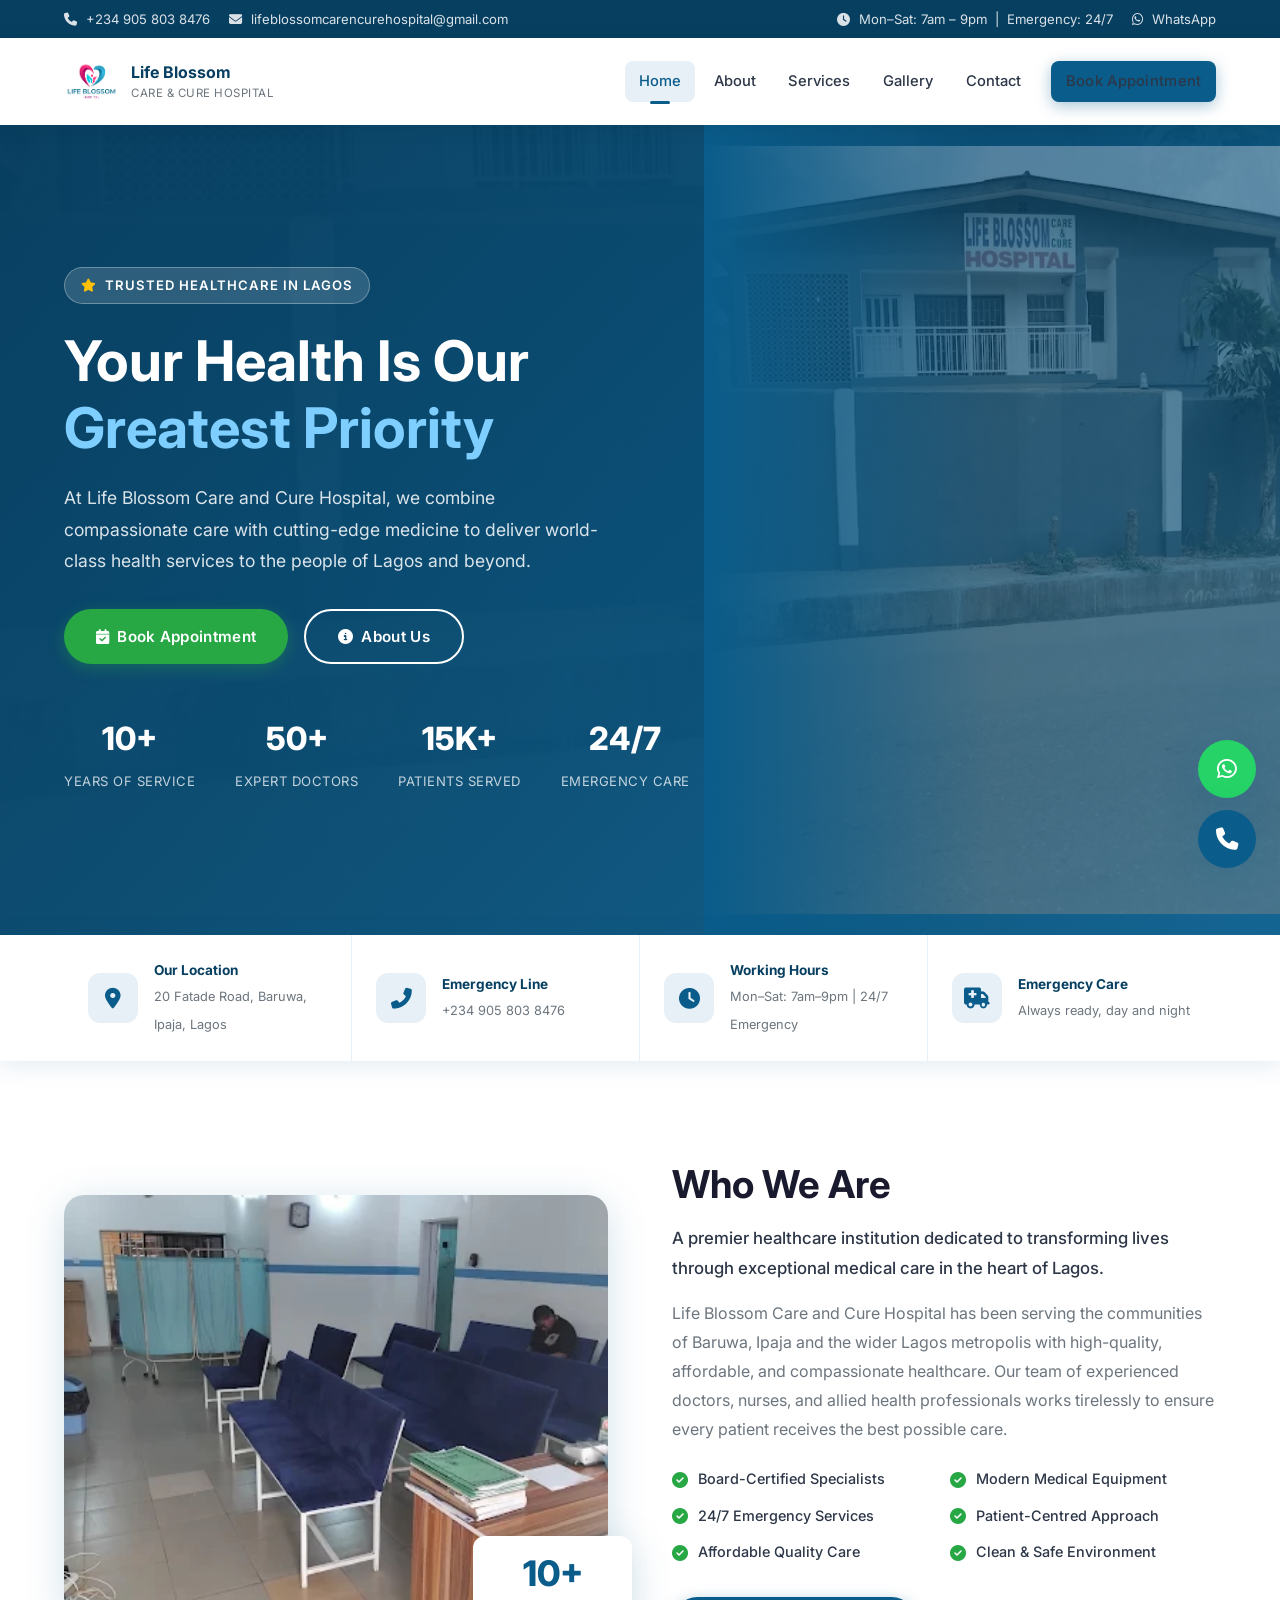
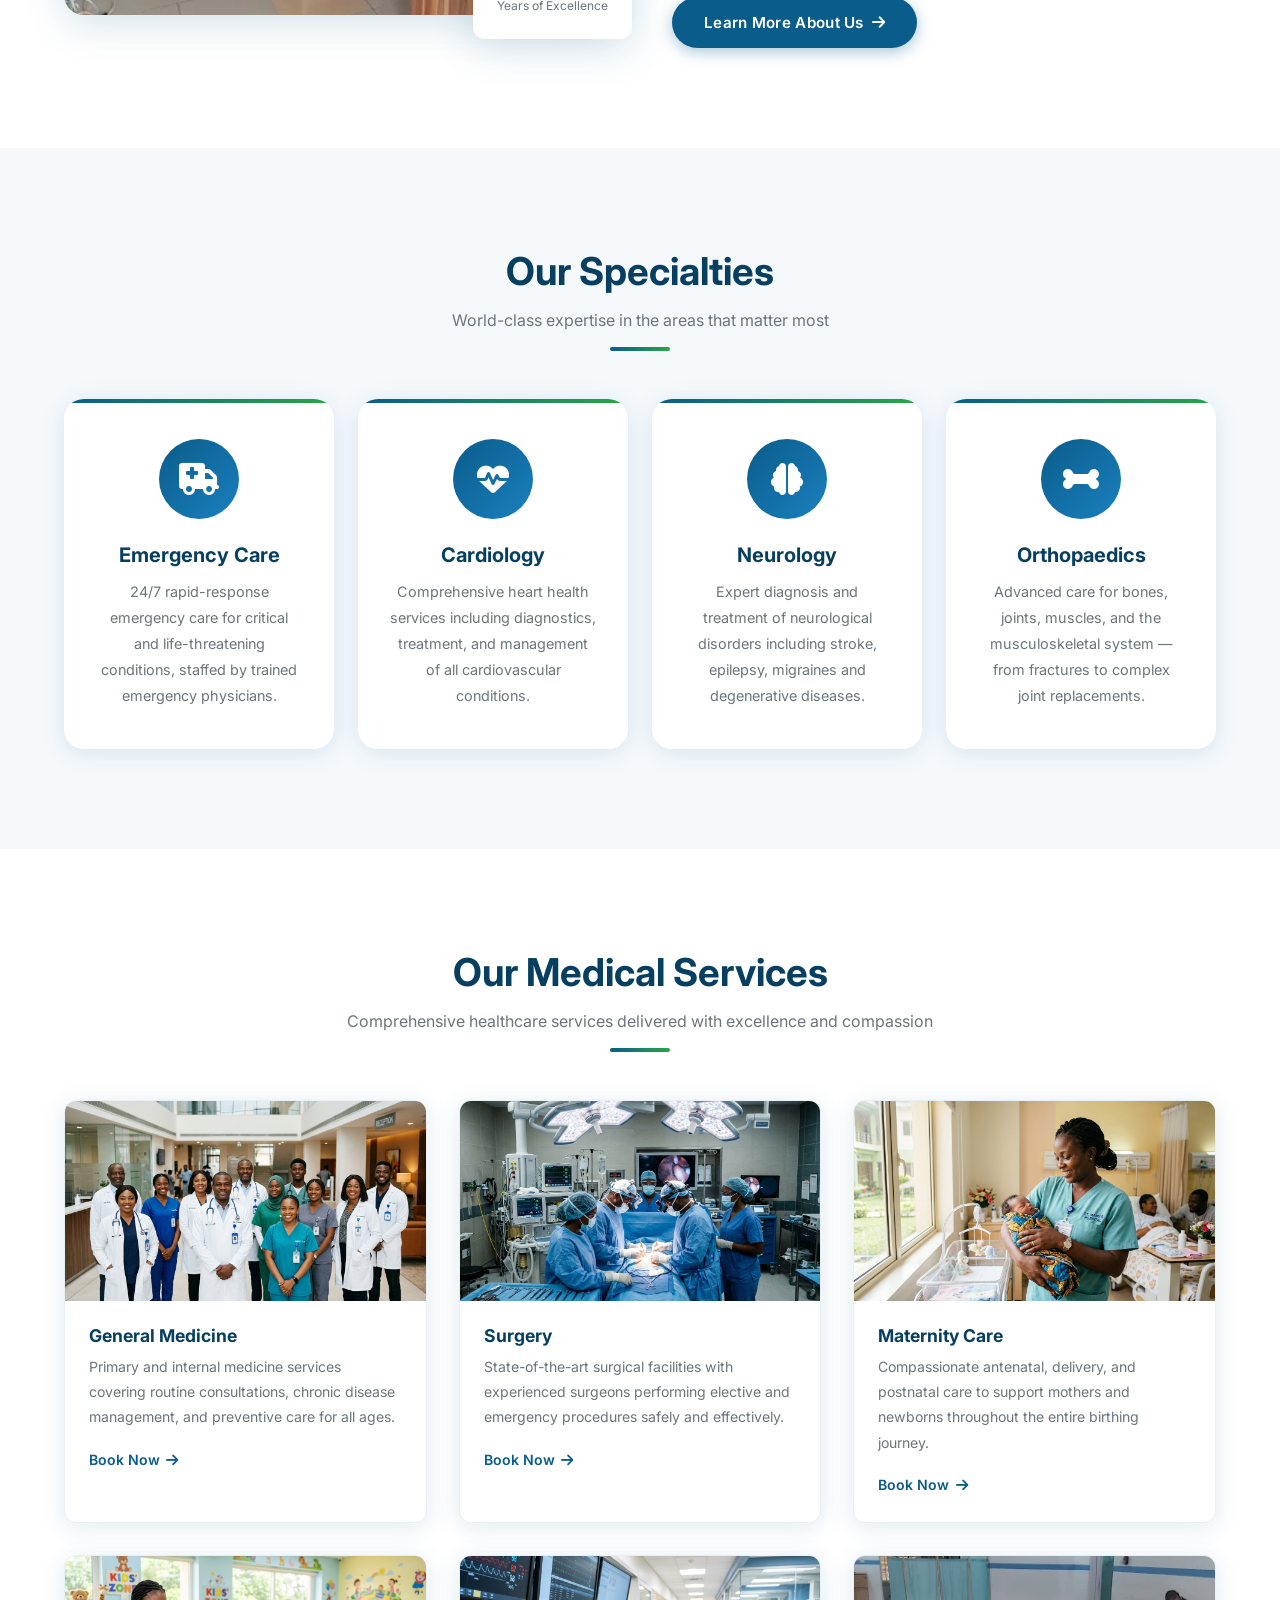
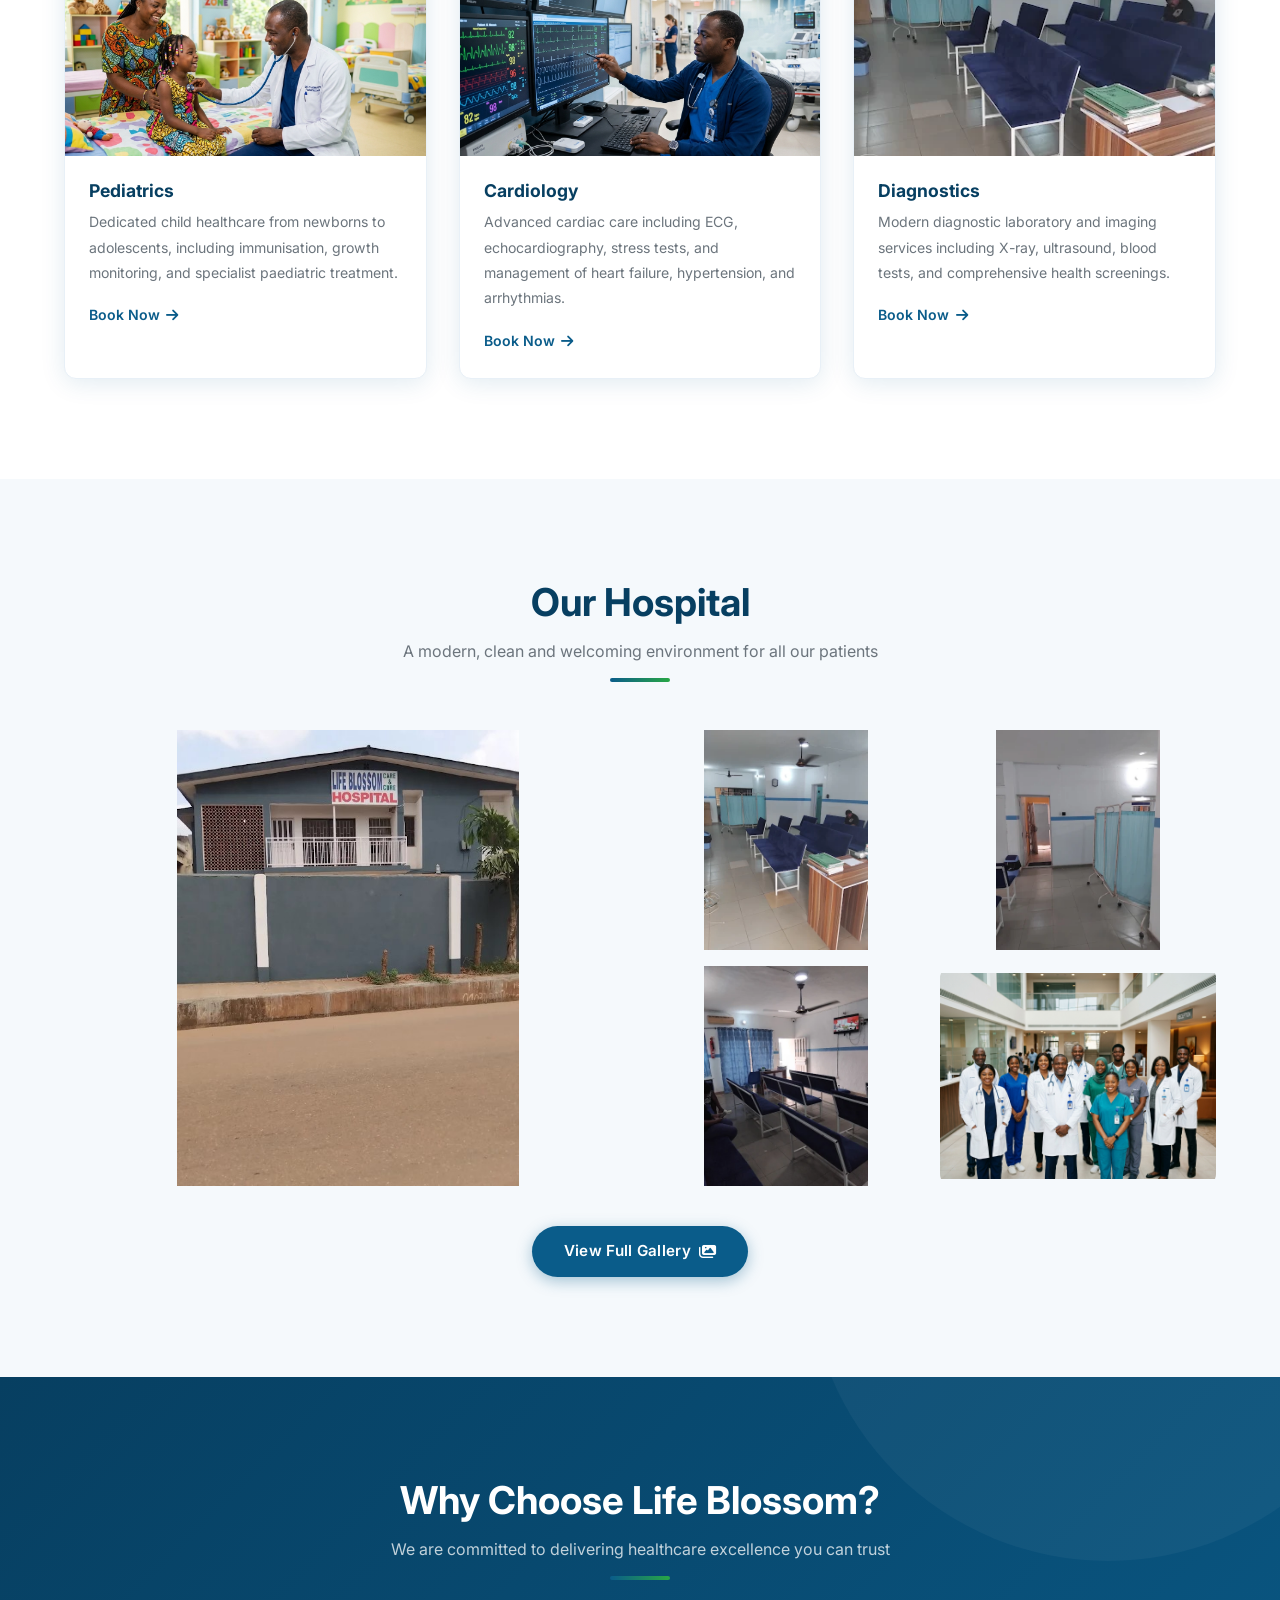
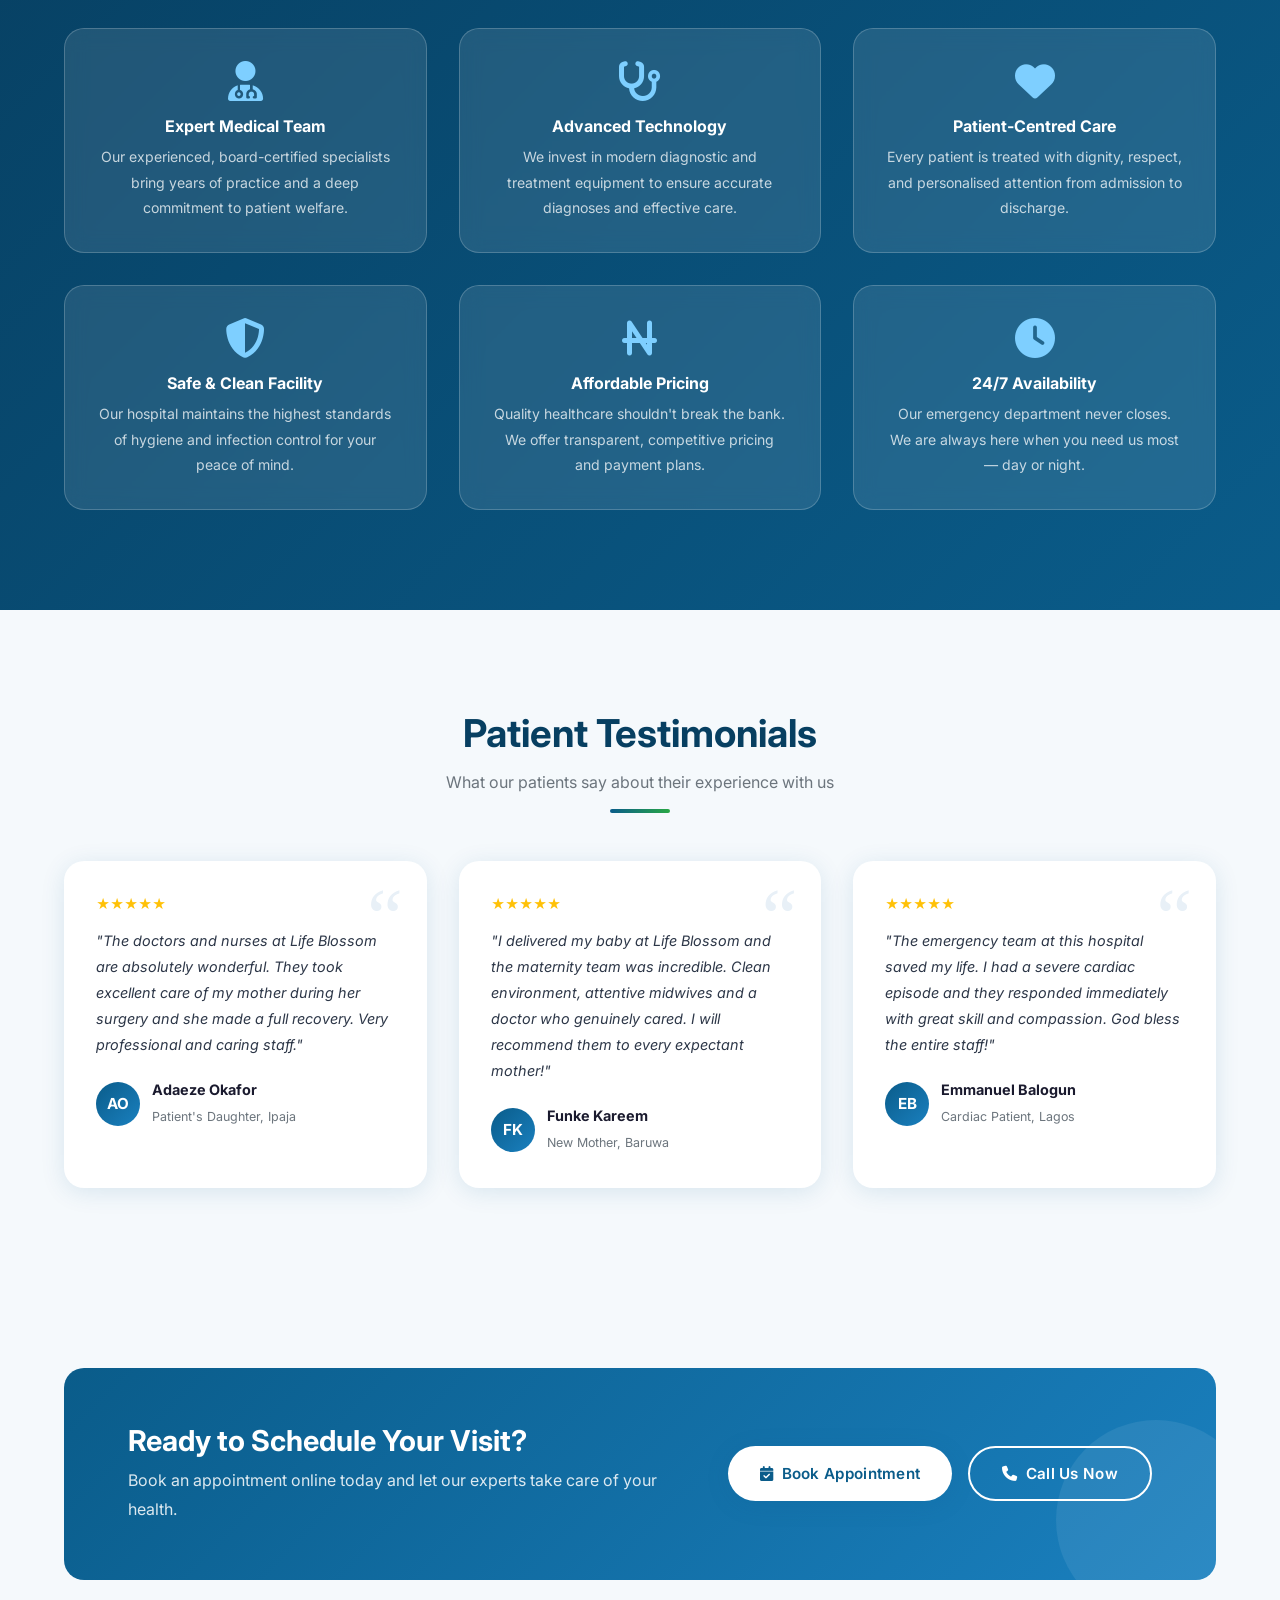
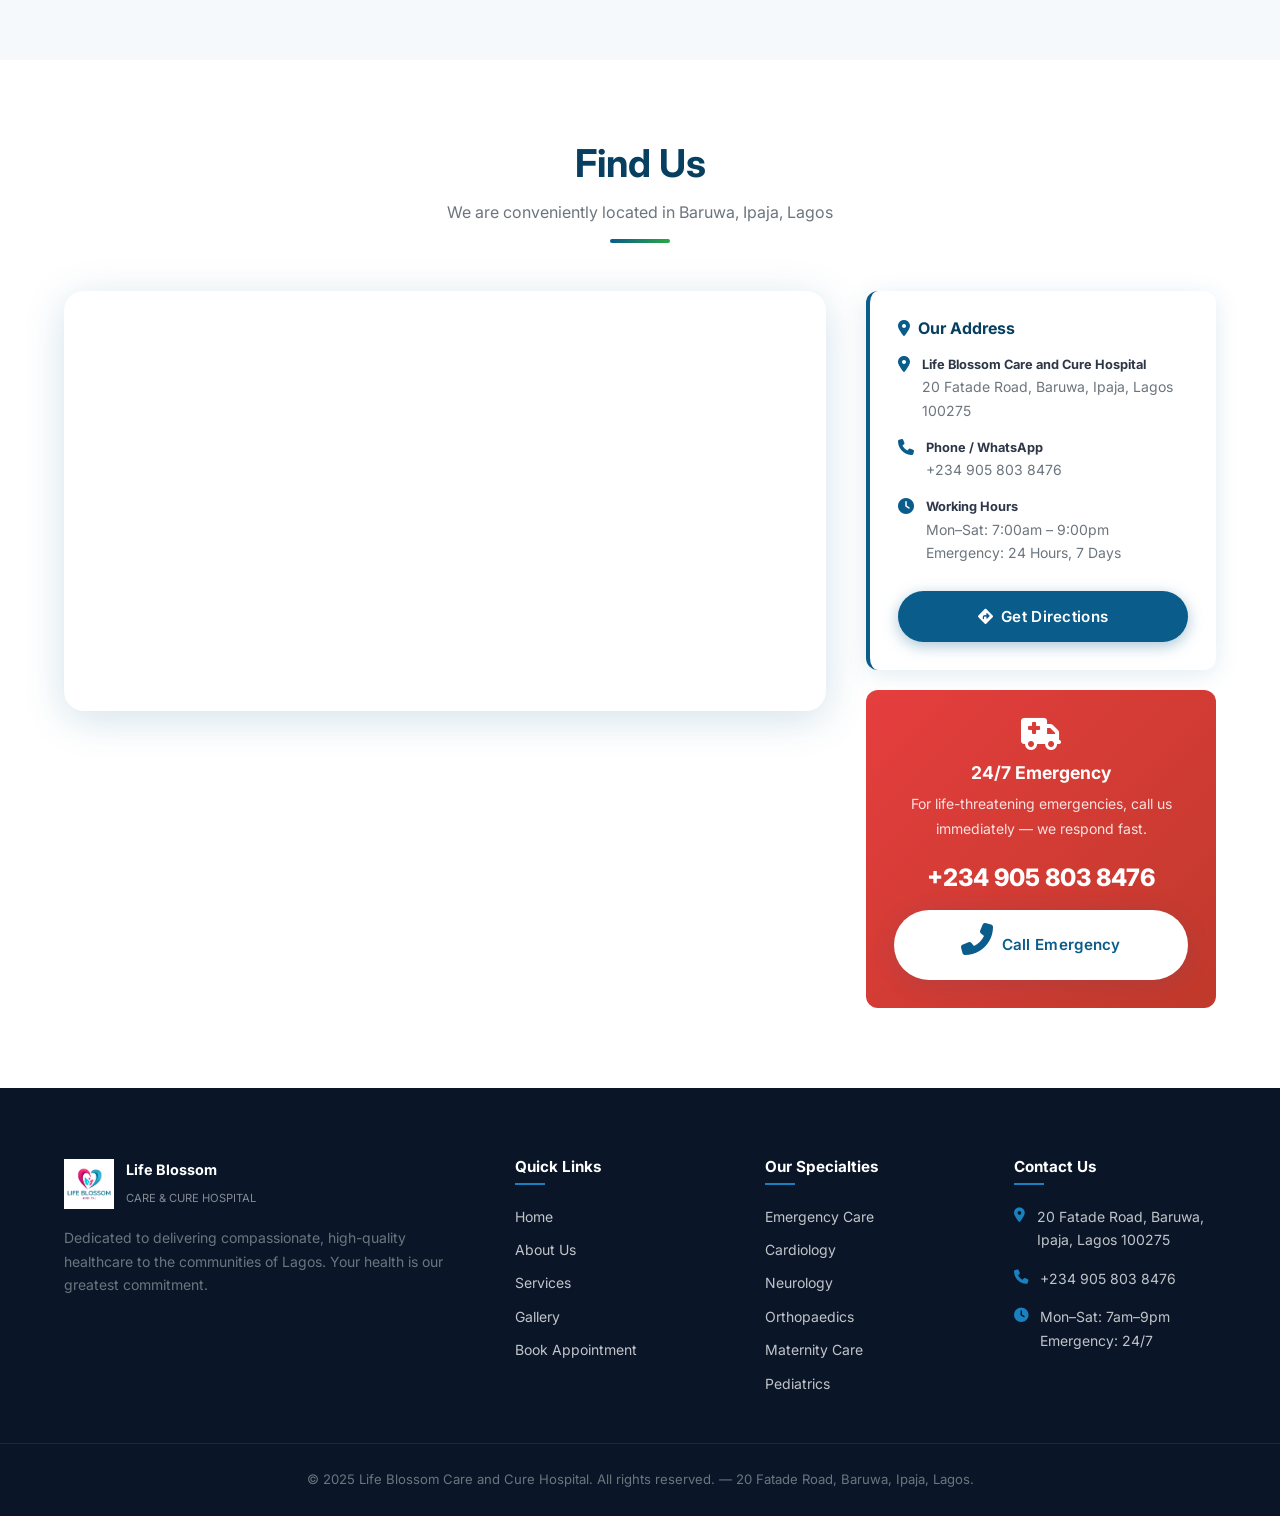
<file: index.html>
<!DOCTYPE html>
<html lang="en">
<head>
  <meta charset="UTF-8" />
  <meta name="viewport" content="width=device-width, initial-scale=1.0" />
  <title>Life Blossom Care and Cure Hospital | Lagos</title>
  <meta name="description" content="Life Blossom Care and Cure Hospital — Quality healthcare in Baruwa, Ipaja, Lagos. Emergency Care, Cardiology, Neurology, Orthopaedics and more." />
  <link rel="icon" type="image/png" href="images/logo.png" />
  <link rel="stylesheet" href="css/style.css" />
  <link rel="stylesheet" href="https://cdnjs.cloudflare.com/ajax/libs/font-awesome/6.5.0/css/all.min.css" />
  <link rel="preconnect" href="https://fonts.googleapis.com" />
  <link href="https://fonts.googleapis.com/css2?family=Inter:wght@400;500;600;700;800&display=swap" rel="stylesheet" />
</head>
<body>

  <!-- Top Bar -->
  <div class="top-bar">
    <div class="container">
      <div class="top-bar-left">
        <a href="tel:+2349058038476"><i class="fas fa-phone"></i> +234 905 803 8476</a>
        <a href="mailto:lifeblossomcarencurehospital@gmail.com"><i class="fas fa-envelope"></i> lifeblossomcarencurehospital@gmail.com</a>
      </div>
      <div class="top-bar-right">
        <span><i class="fas fa-clock"></i> Mon–Sat: 7am – 9pm &nbsp;|&nbsp; Emergency: 24/7</span>
        <a href="https://wa.me/2349058038476" target="_blank" rel="noopener"><i class="fab fa-whatsapp"></i> WhatsApp</a>
      </div>
    </div>
  </div>

  <!-- Header -->
  <header id="mainHeader">
    <div class="container">
      <nav>
        <a href="index.html" class="logo">
          <img src="images/logo.png" alt="Life Blossom Hospital Logo" />
          <div class="logo-text">
            <strong>Life Blossom</strong>
            <span>Care &amp; Cure Hospital</span>
          </div>
        </a>
        <div class="nav-links" id="navLinks">
          <a href="index.html" class="active">Home</a>
          <a href="about.html">About</a>
          <a href="index.html#services">Services</a>
          <a href="gallery.html">Gallery</a>
          <a href="index.html#contact">Contact</a>
          <a href="appointment.html" class="btn btn-primary nav-cta">Book Appointment</a>
        </div>
        <button class="hamburger" id="hamburger" aria-label="Toggle menu">
          <span></span><span></span><span></span>
        </button>
      </nav>
    </div>
  </header>

  <!-- Hero Section -->
  <section class="hero">
    <div class="hero-bg"></div>
    <div class="hero-overlay"></div>
    <div class="container" style="position:relative;z-index:2;width:100%;">
      <div class="hero-content fade-up">
        <div class="hero-badge">
          <i class="fas fa-star"></i> Trusted Healthcare in Lagos
        </div>
        <h1>Your Health Is Our<br/><span>Greatest Priority</span></h1>
        <p>At Life Blossom Care and Cure Hospital, we combine compassionate care with cutting-edge medicine to deliver world-class health services to the people of Lagos and beyond.</p>
        <div class="hero-btns">
          <a href="appointment.html" class="btn btn-accent">
            <i class="fas fa-calendar-check"></i> Book Appointment
          </a>
          <a href="about.html" class="btn btn-outline">
            <i class="fas fa-info-circle"></i> About Us
          </a>
        </div>
        <div class="hero-stats">
          <div class="stat-item">
            <strong>10+</strong>
            <span>Years of Service</span>
          </div>
          <div class="stat-item">
            <strong>50+</strong>
            <span>Expert Doctors</span>
          </div>
          <div class="stat-item">
            <strong>15K+</strong>
            <span>Patients Served</span>
          </div>
          <div class="stat-item">
            <strong>24/7</strong>
            <span>Emergency Care</span>
          </div>
        </div>
      </div>
    </div>
    <div class="hero-shape">
      <img src="images/front view.jpg" alt="Life Blossom Hospital Building" />
    </div>
  </section>

  <!-- Quick Info Bar -->
  <section class="quick-info">
    <div class="container">
      <div class="quick-item">
        <div class="quick-icon"><i class="fas fa-map-marker-alt"></i></div>
        <div class="quick-text">
          <strong>Our Location</strong>
          <span>20 Fatade Road, Baruwa, Ipaja, Lagos</span>
        </div>
      </div>
      <div class="quick-item">
        <div class="quick-icon"><i class="fas fa-phone-alt"></i></div>
        <div class="quick-text">
          <strong>Emergency Line</strong>
          <span>+234 905 803 8476</span>
        </div>
      </div>
      <div class="quick-item">
        <div class="quick-icon"><i class="fas fa-clock"></i></div>
        <div class="quick-text">
          <strong>Working Hours</strong>
          <span>Mon–Sat: 7am–9pm | 24/7 Emergency</span>
        </div>
      </div>
      <div class="quick-item">
        <div class="quick-icon"><i class="fas fa-ambulance"></i></div>
        <div class="quick-text">
          <strong>Emergency Care</strong>
          <span>Always ready, day and night</span>
        </div>
      </div>
    </div>
  </section>

  <!-- About Snippet -->
  <section class="about-home">
    <div class="container">
      <div class="about-img-stack animate-on-scroll">
        <div class="about-img-main">
          <img src="images/inside 1.webp" alt="Life Blossom Hospital Building" loading="lazy" />
        </div>
        <div class="about-img-badge">
          <strong>10+</strong>
          <span>Years of Excellence</span>
        </div>
      </div>
      <div class="about-content animate-on-scroll">
        <h2>Who We Are</h2>
        <p class="lead">A premier healthcare institution dedicated to transforming lives through exceptional medical care in the heart of Lagos.</p>
        <p>Life Blossom Care and Cure Hospital has been serving the communities of Baruwa, Ipaja and the wider Lagos metropolis with high-quality, affordable, and compassionate healthcare. Our team of experienced doctors, nurses, and allied health professionals works tirelessly to ensure every patient receives the best possible care.</p>
        <div class="about-features">
          <div class="feature-item"><i class="fas fa-check-circle"></i> Board-Certified Specialists</div>
          <div class="feature-item"><i class="fas fa-check-circle"></i> Modern Medical Equipment</div>
          <div class="feature-item"><i class="fas fa-check-circle"></i> 24/7 Emergency Services</div>
          <div class="feature-item"><i class="fas fa-check-circle"></i> Patient-Centred Approach</div>
          <div class="feature-item"><i class="fas fa-check-circle"></i> Affordable Quality Care</div>
          <div class="feature-item"><i class="fas fa-check-circle"></i> Clean &amp; Safe Environment</div>
        </div>
        <a href="about.html" class="btn btn-primary">Learn More About Us <i class="fas fa-arrow-right"></i></a>
      </div>
    </div>
  </section>

  <!-- Specialties -->
  <section class="specialties" id="specialties">
    <div class="container">
      <div class="section-title animate-on-scroll">
        <h2>Our Specialties</h2>
        <p>World-class expertise in the areas that matter most</p>
        <div class="underline"></div>
      </div>
      <div class="grid-4">
        <div class="specialty-card animate-on-scroll">
          <div class="specialty-icon"><i class="fas fa-ambulance"></i></div>
          <h3>Emergency Care</h3>
          <p>24/7 rapid-response emergency care for critical and life-threatening conditions, staffed by trained emergency physicians.</p>
        </div>
        <div class="specialty-card animate-on-scroll">
          <div class="specialty-icon"><i class="fas fa-heartbeat"></i></div>
          <h3>Cardiology</h3>
          <p>Comprehensive heart health services including diagnostics, treatment, and management of all cardiovascular conditions.</p>
        </div>
        <div class="specialty-card animate-on-scroll">
          <div class="specialty-icon"><i class="fas fa-brain"></i></div>
          <h3>Neurology</h3>
          <p>Expert diagnosis and treatment of neurological disorders including stroke, epilepsy, migraines and degenerative diseases.</p>
        </div>
        <div class="specialty-card animate-on-scroll">
          <div class="specialty-icon"><i class="fas fa-bone"></i></div>
          <h3>Orthopaedics</h3>
          <p>Advanced care for bones, joints, muscles, and the musculoskeletal system — from fractures to complex joint replacements.</p>
        </div>
      </div>
    </div>
  </section>

  <!-- Services -->
  <section class="services" id="services">
    <div class="container">
      <div class="section-title animate-on-scroll">
        <h2>Our Medical Services</h2>
        <p>Comprehensive healthcare services delivered with excellence and compassion</p>
        <div class="underline"></div>
      </div>
      <div class="services-grid">
        <div class="service-card animate-on-scroll">
          <div class="service-img">
            <img src="images/doctors-team.jpg" alt="General Medicine" loading="lazy" />
          </div>
          <div class="service-body">
            <h3>General Medicine</h3>
            <p>Primary and internal medicine services covering routine consultations, chronic disease management, and preventive care for all ages.</p>
            <a href="appointment.html" class="service-link">Book Now <i class="fas fa-arrow-right"></i></a>
          </div>
        </div>
        <div class="service-card animate-on-scroll">
          <div class="service-img">
            <img src="images/surgery.jpg" alt="Surgery" loading="lazy" />
          </div>
          <div class="service-body">
            <h3>Surgery</h3>
            <p>State-of-the-art surgical facilities with experienced surgeons performing elective and emergency procedures safely and effectively.</p>
            <a href="appointment.html" class="service-link">Book Now <i class="fas fa-arrow-right"></i></a>
          </div>
        </div>
        <div class="service-card animate-on-scroll">
          <div class="service-img">
            <img src="images/maternity.jpg" alt="Maternity Care" loading="lazy" />
          </div>
          <div class="service-body">
            <h3>Maternity Care</h3>
            <p>Compassionate antenatal, delivery, and postnatal care to support mothers and newborns throughout the entire birthing journey.</p>
            <a href="appointment.html" class="service-link">Book Now <i class="fas fa-arrow-right"></i></a>
          </div>
        </div>
        <div class="service-card animate-on-scroll">
          <div class="service-img">
            <img src="images/pediatrics.jpg" alt="Pediatrics" loading="lazy" />
          </div>
          <div class="service-body">
            <h3>Pediatrics</h3>
            <p>Dedicated child healthcare from newborns to adolescents, including immunisation, growth monitoring, and specialist paediatric treatment.</p>
            <a href="appointment.html" class="service-link">Book Now <i class="fas fa-arrow-right"></i></a>
          </div>
        </div>
        <div class="service-card animate-on-scroll">
          <div class="service-img">
            <img src="images/cardiology.jpg" alt="Cardiology" loading="lazy" />
          </div>
          <div class="service-body">
            <h3>Cardiology</h3>
            <p>Advanced cardiac care including ECG, echocardiography, stress tests, and management of heart failure, hypertension, and arrhythmias.</p>
            <a href="appointment.html" class="service-link">Book Now <i class="fas fa-arrow-right"></i></a>
          </div>
        </div>
        <div class="service-card animate-on-scroll">
          <div class="service-img">
            <img src="images/inside 1.webp" alt="Diagnostics" loading="lazy" />
          </div>
          <div class="service-body">
            <h3>Diagnostics</h3>
            <p>Modern diagnostic laboratory and imaging services including X-ray, ultrasound, blood tests, and comprehensive health screenings.</p>
            <a href="appointment.html" class="service-link">Book Now <i class="fas fa-arrow-right"></i></a>
          </div>
        </div>
      </div>
    </div>
  </section>

  <!-- Hospital Gallery (Home) -->
  <section class="gallery-home" id="gallery">
    <div class="container">
      <div class="section-title animate-on-scroll">
        <h2>Our Hospital</h2>
        <p>A modern, clean and welcoming environment for all our patients</p>
        <div class="underline"></div>
      </div>
      <div class="gallery-grid">
        <div class="gallery-item large">
          <img src="images/front view.jpg" alt="Hospital Front View" loading="lazy" />
          <div class="gallery-overlay"><span>Hospital Building</span></div>
        </div>
        <div class="gallery-item">
          <img src="images/inside 1.webp" alt="Hospital Interior" loading="lazy" />
          <div class="gallery-overlay"><span>Ward Interior</span></div>
        </div>
        <div class="gallery-item">
          <img src="images/inside 2.webp" alt="Hospital Interior 2" loading="lazy" />
          <div class="gallery-overlay"><span>Patient Lounge</span></div>
        </div>
        <div class="gallery-item">
          <img src="images/inside 3.webp" alt="Hospital Interior 3" loading="lazy" />
          <div class="gallery-overlay"><span>Consultation Room</span></div>
        </div>
        <div class="gallery-item">
          <img src="images/doctors-team.jpg" alt="Medical Team" loading="lazy" />
          <div class="gallery-overlay"><span>Our Medical Team</span></div>
        </div>
      </div>
      <div style="text-align:center;margin-top:2.5rem;">
        <a href="gallery.html" class="btn btn-primary">View Full Gallery <i class="fas fa-images"></i></a>
      </div>
    </div>
  </section>

  <!-- Why Choose Us -->
  <section class="why-us">
    <div class="container">
      <div class="section-title animate-on-scroll">
        <h2>Why Choose Life Blossom?</h2>
        <p>We are committed to delivering healthcare excellence you can trust</p>
        <div class="underline"></div>
      </div>
      <div class="why-grid">
        <div class="why-card animate-on-scroll">
          <i class="fas fa-user-md"></i>
          <h4>Expert Medical Team</h4>
          <p>Our experienced, board-certified specialists bring years of practice and a deep commitment to patient welfare.</p>
        </div>
        <div class="why-card animate-on-scroll">
          <i class="fas fa-stethoscope"></i>
          <h4>Advanced Technology</h4>
          <p>We invest in modern diagnostic and treatment equipment to ensure accurate diagnoses and effective care.</p>
        </div>
        <div class="why-card animate-on-scroll">
          <i class="fas fa-heart"></i>
          <h4>Patient-Centred Care</h4>
          <p>Every patient is treated with dignity, respect, and personalised attention from admission to discharge.</p>
        </div>
        <div class="why-card animate-on-scroll">
          <i class="fas fa-shield-alt"></i>
          <h4>Safe &amp; Clean Facility</h4>
          <p>Our hospital maintains the highest standards of hygiene and infection control for your peace of mind.</p>
        </div>
        <div class="why-card animate-on-scroll">
          <i class="fas fa-naira-sign"></i>
          <h4>Affordable Pricing</h4>
          <p>Quality healthcare shouldn't break the bank. We offer transparent, competitive pricing and payment plans.</p>
        </div>
        <div class="why-card animate-on-scroll">
          <i class="fas fa-clock"></i>
          <h4>24/7 Availability</h4>
          <p>Our emergency department never closes. We are always here when you need us most — day or night.</p>
        </div>
      </div>
    </div>
  </section>

  <!-- Testimonials -->
  <section class="testimonials">
    <div class="container">
      <div class="section-title animate-on-scroll">
        <h2>Patient Testimonials</h2>
        <p>What our patients say about their experience with us</p>
        <div class="underline"></div>
      </div>
      <div class="testimonial-grid">
        <div class="testimonial-card animate-on-scroll">
          <div class="stars">&#9733;&#9733;&#9733;&#9733;&#9733;</div>
          <p>"The doctors and nurses at Life Blossom are absolutely wonderful. They took excellent care of my mother during her surgery and she made a full recovery. Very professional and caring staff."</p>
          <div class="testimonial-author">
            <div class="author-avatar">AO</div>
            <div class="author-info">
              <strong>Adaeze Okafor</strong>
              <span>Patient's Daughter, Ipaja</span>
            </div>
          </div>
        </div>
        <div class="testimonial-card animate-on-scroll">
          <div class="stars">&#9733;&#9733;&#9733;&#9733;&#9733;</div>
          <p>"I delivered my baby at Life Blossom and the maternity team was incredible. Clean environment, attentive midwives and a doctor who genuinely cared. I will recommend them to every expectant mother!"</p>
          <div class="testimonial-author">
            <div class="author-avatar">FK</div>
            <div class="author-info">
              <strong>Funke Kareem</strong>
              <span>New Mother, Baruwa</span>
            </div>
          </div>
        </div>
        <div class="testimonial-card animate-on-scroll">
          <div class="stars">&#9733;&#9733;&#9733;&#9733;&#9733;</div>
          <p>"The emergency team at this hospital saved my life. I had a severe cardiac episode and they responded immediately with great skill and compassion. God bless the entire staff!"</p>
          <div class="testimonial-author">
            <div class="author-avatar">EB</div>
            <div class="author-info">
              <strong>Emmanuel Balogun</strong>
              <span>Cardiac Patient, Lagos</span>
            </div>
          </div>
        </div>
      </div>
    </div>
  </section>

  <!-- Appointment CTA -->
  <section class="appointment-cta">
    <div class="container">
      <div class="cta-box animate-on-scroll">
        <div>
          <h2>Ready to Schedule Your Visit?</h2>
          <p>Book an appointment online today and let our experts take care of your health.</p>
        </div>
        <div class="cta-btns">
          <a href="appointment.html" class="btn btn-white">
            <i class="fas fa-calendar-check"></i> Book Appointment
          </a>
          <a href="tel:+2349058038476" class="btn btn-outline">
            <i class="fas fa-phone"></i> Call Us Now
          </a>
        </div>
      </div>
    </div>
  </section>

  <!-- Contact & Map -->
  <section class="map-section" id="contact">
    <div class="container">
      <div class="section-title animate-on-scroll">
        <h2>Find Us</h2>
        <p>We are conveniently located in Baruwa, Ipaja, Lagos</p>
        <div class="underline"></div>
      </div>
      <div style="display:grid;grid-template-columns:1fr 350px;gap:2.5rem;align-items:start;" class="contact-layout">
        <div class="map-wrapper animate-on-scroll">
          <iframe
            src="https://www.google.com/maps/embed?pb=!1m18!1m12!1m3!1d3963.0!2d3.2546!3d6.6012!2m3!1f0!2f0!3f0!3m2!1i1024!2i768!4f13.1!3m3!1m2!1s0x0%3A0x0!2zNsKwMzYnMDQuMyJOIDPCsDE1JzE2LjYiRQ!5e0!3m2!1sen!2sng!4v1700000000000!5m2!1sen!2sng"
            allowfullscreen=""
            loading="lazy"
            referrerpolicy="no-referrer-when-downgrade"
            title="Life Blossom Hospital Location">
          </iframe>
        </div>
        <div class="animate-on-scroll" style="display:flex;flex-direction:column;gap:1.25rem;">
          <div class="sidebar-card">
            <h4><i class="fas fa-map-marker-alt" style="color:var(--primary);margin-right:.5rem;"></i>Our Address</h4>
            <div class="sidebar-info-item">
              <i class="fas fa-location-dot"></i>
              <div>
                <strong>Life Blossom Care and Cure Hospital</strong>
                <span>20 Fatade Road, Baruwa, Ipaja, Lagos 100275</span>
              </div>
            </div>
            <div class="sidebar-info-item">
              <i class="fas fa-phone"></i>
              <div>
                <strong>Phone / WhatsApp</strong>
                <span>+234 905 803 8476</span>
              </div>
            </div>
            <div class="sidebar-info-item">
              <i class="fas fa-clock"></i>
              <div>
                <strong>Working Hours</strong>
                <span>Mon–Sat: 7:00am – 9:00pm<br/>Emergency: 24 Hours, 7 Days</span>
              </div>
            </div>
            <a href="https://maps.google.com/?q=20+Fatade+Road+Baruwa+Ipaja+Lagos" target="_blank" rel="noopener" class="btn btn-primary" style="width:100%;justify-content:center;margin-top:.75rem;">
              <i class="fas fa-directions"></i> Get Directions
            </a>
          </div>
          <div class="emergency-card">
            <i class="fas fa-ambulance"></i>
            <h4>24/7 Emergency</h4>
            <p>For life-threatening emergencies, call us immediately — we respond fast.</p>
            <a href="tel:+2349058038476" class="emergency-phone">+234 905 803 8476</a>
            <a href="tel:+2349058038476" class="btn btn-white" style="width:100%;justify-content:center;">
              <i class="fas fa-phone-alt"></i> Call Emergency
            </a>
          </div>
        </div>
      </div>
    </div>
  </section>

  <!-- Footer -->
  <footer>
    <div class="container">
      <div class="footer-grid">
        <div class="footer-brand">
          <div class="footer-logo">
            <img src="images/logo.png" alt="Life Blossom Hospital Logo" />
            <div class="footer-logo-text">
              <strong>Life Blossom</strong>
              <span>Care &amp; Cure Hospital</span>
            </div>
          </div>
          <p>Dedicated to delivering compassionate, high-quality healthcare to the communities of Lagos. Your health is our greatest commitment.</p>
          
        </div>
        <div class="footer-col">
          <h5>Quick Links</h5>
          <div class="footer-links">
            <a href="index.html">Home</a>
            <a href="about.html">About Us</a>
            <a href="index.html#services">Services</a>
            <a href="gallery.html">Gallery</a>
            <a href="appointment.html">Book Appointment</a>
          </div>
        </div>
        <div class="footer-col">
          <h5>Our Specialties</h5>
          <div class="footer-links">
            <a href="#">Emergency Care</a>
            <a href="#">Cardiology</a>
            <a href="#">Neurology</a>
            <a href="#">Orthopaedics</a>
            <a href="#">Maternity Care</a>
            <a href="#">Pediatrics</a>
          </div>
        </div>
        <div class="footer-col">
          <h5>Contact Us</h5>
          <div class="footer-contact-item">
            <i class="fas fa-map-marker-alt"></i>
            <span>20 Fatade Road, Baruwa, Ipaja, Lagos 100275</span>
          </div>
          <div class="footer-contact-item">
            <i class="fas fa-phone"></i>
            <span>+234 905 803 8476</span>
          </div>
          <div class="footer-contact-item">
            <i class="fas fa-clock"></i>
            <span>Mon–Sat: 7am–9pm<br/>Emergency: 24/7</span>
          </div>
        </div>
      </div>
    </div>
    <div class="footer-bottom">
      <div class="container">
        <p>&copy; 2025 Life Blossom Care and Cure Hospital. All rights reserved. &mdash; 20 Fatade Road, Baruwa, Ipaja, Lagos.</p>
      </div>
    </div>
  </footer>

  <!-- Floating Action Buttons -->
  <div class="floating-actions">
    <a href="https://wa.me/2349058038476" class="floating-action fab-whatsapp" target="_blank" rel="noopener" aria-label="WhatsApp">
      <i class="fab fa-whatsapp"></i>
      <span class="fab-label">Chat on WhatsApp</span>
    </a>
    <a href="tel:+2349058038476" class="floating-action fab-call" aria-label="Call us">
      <i class="fas fa-phone"></i>
      <span class="fab-label">Call Us</span>
    </a>
  </div>

  <!-- Scroll to Top -->
  <button class="scroll-top" id="scrollTop" aria-label="Scroll to top">
    <i class="fas fa-chevron-up"></i>
  </button>

  <script src="js/main.js"></script>
</body>
</html>
</file>
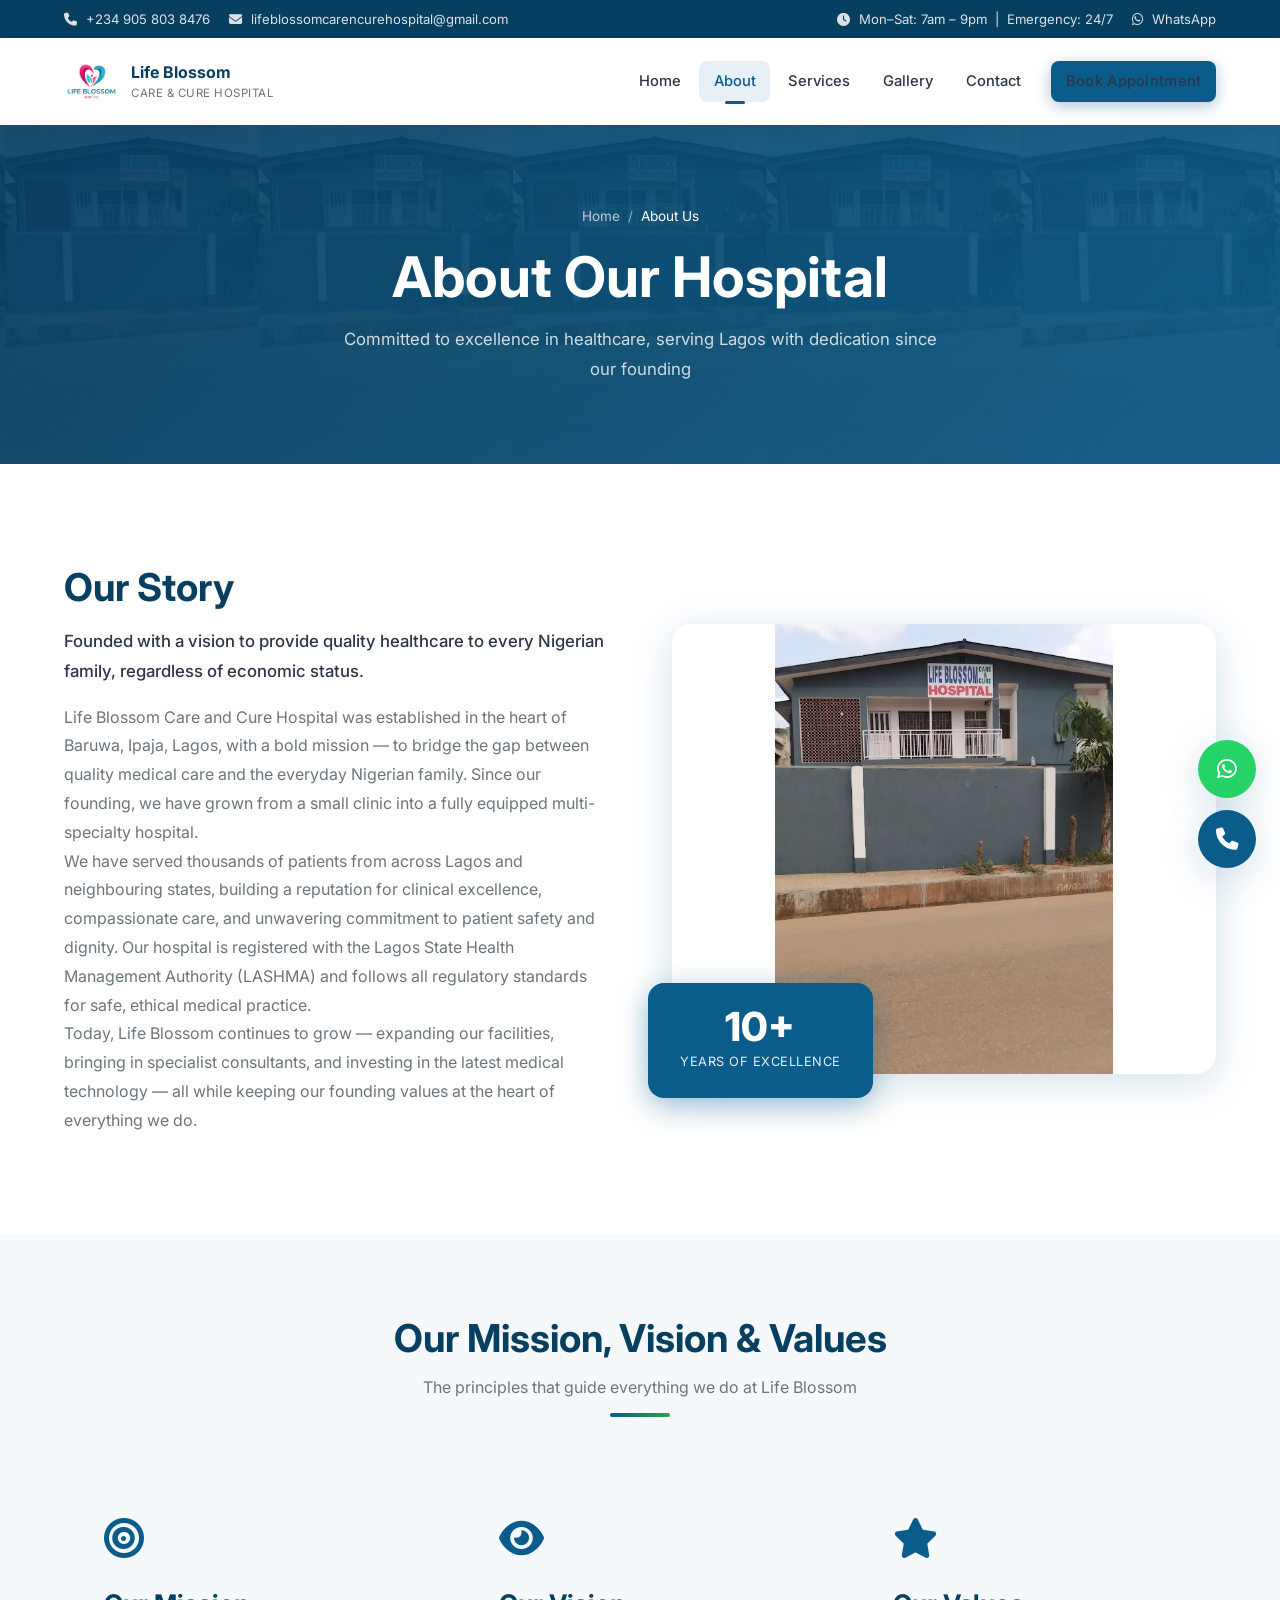
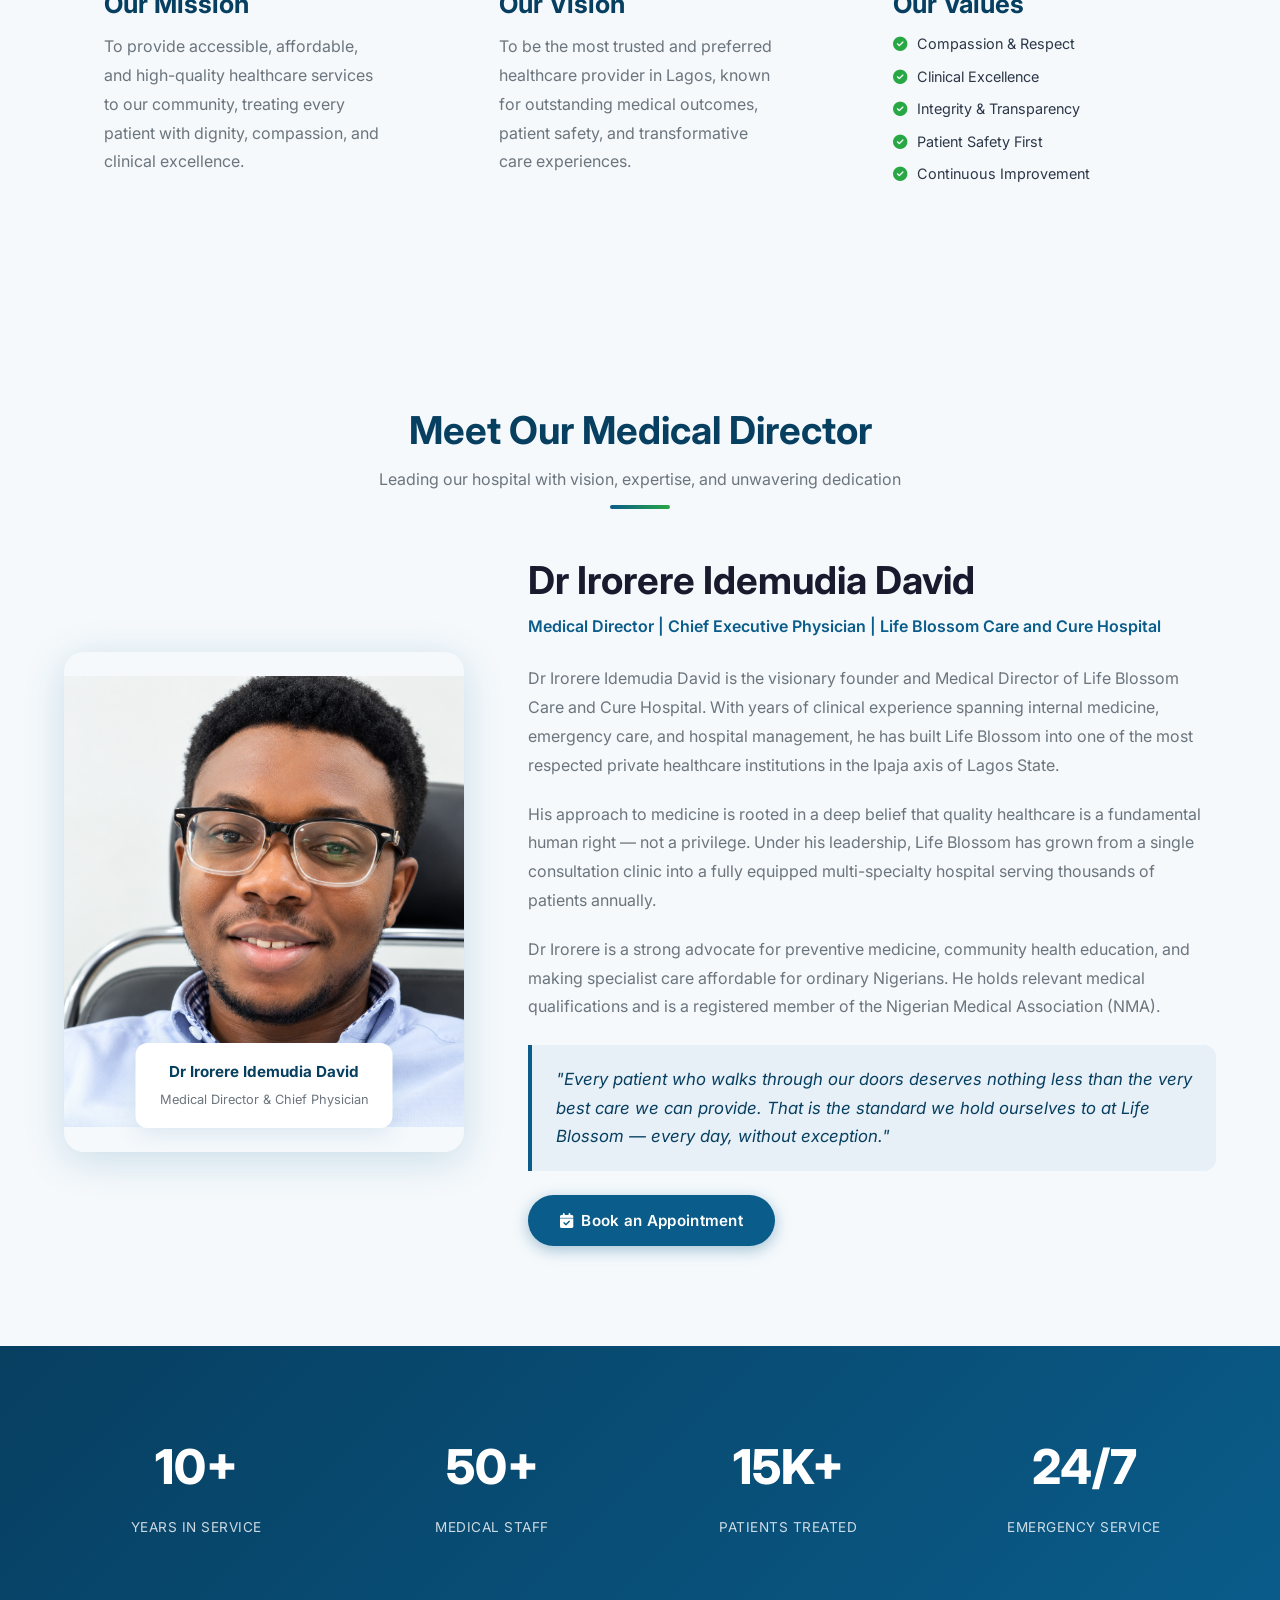
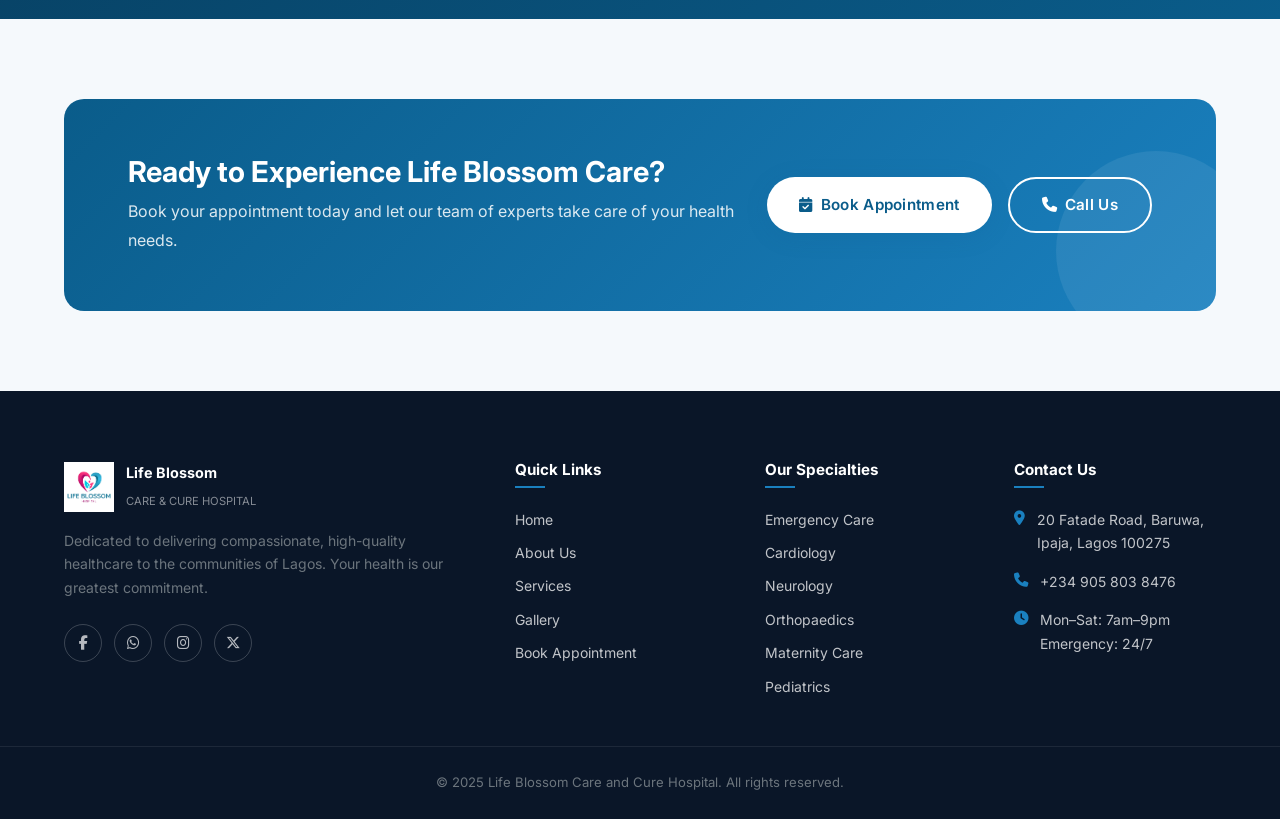
<file: about.html>
<!DOCTYPE html>
<html lang="en">
<head>
  <meta charset="UTF-8" />
  <meta name="viewport" content="width=device-width, initial-scale=1.0" />
  <title>About Us | Life Blossom Care and Cure Hospital</title>
  <meta name="description" content="Learn about Life Blossom Care and Cure Hospital, our mission, values and our Medical Director Dr Irorere Idemudia David." />
  <link rel="icon" type="image/png" href="images/logo.png" />
  <link rel="stylesheet" href="css/style.css" />
  <link rel="stylesheet" href="https://cdnjs.cloudflare.com/ajax/libs/font-awesome/6.5.0/css/all.min.css" />
  <link rel="preconnect" href="https://fonts.googleapis.com" />
  <link href="https://fonts.googleapis.com/css2?family=Inter:wght@400;500;600;700;800&display=swap" rel="stylesheet" />
</head>
<body>

  <!-- Top Bar -->
  <div class="top-bar">
    <div class="container">
      <div class="top-bar-left">
        <a href="tel:+2349058038476"><i class="fas fa-phone"></i> +234 905 803 8476</a>
        <a href="mailto:lifeblossomcarencurehospital@gmail.com"><i class="fas fa-envelope"></i> lifeblossomcarencurehospital@gmail.com</a>
      </div>
      <div class="top-bar-right">
        <span><i class="fas fa-clock"></i> Mon–Sat: 7am – 9pm &nbsp;|&nbsp; Emergency: 24/7</span>
        <a href="https://wa.me/2349058038476" target="_blank" rel="noopener"><i class="fab fa-whatsapp"></i> WhatsApp</a>
      </div>
    </div>
  </div>

  <!-- Header -->
  <header id="mainHeader">
    <div class="container">
      <nav>
        <a href="index.html" class="logo">
          <img src="images/logo.png" alt="Life Blossom Hospital Logo" />
          <div class="logo-text">
            <strong>Life Blossom</strong>
            <span>Care &amp; Cure Hospital</span>
          </div>
        </a>
        <div class="nav-links" id="navLinks">
          <a href="index.html">Home</a>
          <a href="about.html" class="active">About</a>
          <a href="index.html#services">Services</a>
          <a href="gallery.html">Gallery</a>
          <a href="index.html#contact">Contact</a>
          <a href="appointment.html" class="btn btn-primary nav-cta">Book Appointment</a>
        </div>
        <button class="hamburger" id="hamburger" aria-label="Toggle menu">
          <span></span><span></span><span></span>
        </button>
      </nav>
    </div>
  </header>

  <!-- Page Hero -->
  <section class="page-hero">
    <div class="page-hero-content">
      <div class="container">
        <div class="breadcrumb">
          <a href="index.html">Home</a>
          <span>/</span>
          <span style="color:white;">About Us</span>
        </div>
        <h1>About Our Hospital</h1>
        <p>Committed to excellence in healthcare, serving Lagos with dedication since our founding</p>
      </div>
    </div>
  </section>

  <!-- Our Story -->
  <section style="padding:100px 0;">
    <div class="container">
      <div style="display:grid;grid-template-columns:1fr 1fr;gap:4rem;align-items:center;" class="about-story-grid">
        <div class="animate-on-scroll">
          <h2 style="color:var(--primary-dark);margin-bottom:1rem;">Our Story</h2>
          <p class="lead" style="font-size:1.05rem;color:var(--text);font-weight:500;margin-bottom:1rem;">Founded with a vision to provide quality healthcare to every Nigerian family, regardless of economic status.</p>
          <p>Life Blossom Care and Cure Hospital was established in the heart of Baruwa, Ipaja, Lagos, with a bold mission — to bridge the gap between quality medical care and the everyday Nigerian family. Since our founding, we have grown from a small clinic into a fully equipped multi-specialty hospital.</p>
          <p>We have served thousands of patients from across Lagos and neighbouring states, building a reputation for clinical excellence, compassionate care, and unwavering commitment to patient safety and dignity. Our hospital is registered with the Lagos State Health Management Authority (LASHMA) and follows all regulatory standards for safe, ethical medical practice.</p>
          <p>Today, Life Blossom continues to grow — expanding our facilities, bringing in specialist consultants, and investing in the latest medical technology — all while keeping our founding values at the heart of everything we do.</p>
        </div>
        <div class="animate-on-scroll" style="position:relative;">
          <div style="border-radius:20px;overflow:hidden;box-shadow:0 8px 40px rgba(10,92,138,0.18);">
            <img src="images/front view.jpg" alt="Life Blossom Hospital Building" style="width:100%;height:450px;object-fit:contain;" loading="lazy" />
          </div>
          <div style="position:absolute;bottom:-1.5rem;left:-1.5rem;background:var(--primary);color:white;border-radius:16px;padding:1.5rem 2rem;text-align:center;box-shadow:0 8px 30px rgba(10,92,138,0.4);">
            <strong style="display:block;font-size:2.5rem;font-weight:800;color:white;line-height:1;">10+</strong>
            <span style="font-size:0.8rem;opacity:0.9;text-transform:uppercase;letter-spacing:0.5px;">Years of Excellence</span>
          </div>
        </div>
      </div>
    </div>
  </section>

  <!-- Mission Vision Values -->
  <section class="mission-vision" style="padding:80px 0;background:var(--off-white);">
    <div class="container">
      <div class="section-title animate-on-scroll">
        <h2>Our Mission, Vision &amp; Values</h2>
        <p>The principles that guide everything we do at Life Blossom</p>
        <div class="underline"></div>
      </div>
      <div class="grid-3">
        <div class="mv-card animate-on-scroll">
          <div class="icon"><i class="fas fa-bullseye"></i></div>
          <h3>Our Mission</h3>
          <p>To provide accessible, affordable, and high-quality healthcare services to our community, treating every patient with dignity, compassion, and clinical excellence.</p>
        </div>
        <div class="mv-card animate-on-scroll">
          <div class="icon"><i class="fas fa-eye"></i></div>
          <h3>Our Vision</h3>
          <p>To be the most trusted and preferred healthcare provider in Lagos, known for outstanding medical outcomes, patient safety, and transformative care experiences.</p>
        </div>
        <div class="mv-card animate-on-scroll">
          <div class="icon"><i class="fas fa-star"></i></div>
          <h3>Our Values</h3>
          <ul style="list-style:none;padding:0;">
            <li style="display:flex;align-items:center;gap:.6rem;margin-bottom:.5rem;font-size:.9rem;color:var(--text);"><i class="fas fa-check-circle" style="color:var(--accent);"></i> Compassion &amp; Respect</li>
            <li style="display:flex;align-items:center;gap:.6rem;margin-bottom:.5rem;font-size:.9rem;color:var(--text);"><i class="fas fa-check-circle" style="color:var(--accent);"></i> Clinical Excellence</li>
            <li style="display:flex;align-items:center;gap:.6rem;margin-bottom:.5rem;font-size:.9rem;color:var(--text);"><i class="fas fa-check-circle" style="color:var(--accent);"></i> Integrity &amp; Transparency</li>
            <li style="display:flex;align-items:center;gap:.6rem;margin-bottom:.5rem;font-size:.9rem;color:var(--text);"><i class="fas fa-check-circle" style="color:var(--accent);"></i> Patient Safety First</li>
            <li style="display:flex;align-items:center;gap:.6rem;font-size:.9rem;color:var(--text);"><i class="fas fa-check-circle" style="color:var(--accent);"></i> Continuous Improvement</li>
          </ul>
        </div>
      </div>
    </div>
  </section>

  <!-- Medical Director -->
  <section class="md-section">
    <div class="container">
      <div class="section-title animate-on-scroll">
        <h2>Meet Our Medical Director</h2>
        <p>Leading our hospital with vision, expertise, and unwavering dedication</p>
        <div class="underline"></div>
      </div>
      <div class="md-grid">
        <div class="md-img animate-on-scroll">
          <img src="images/md.png" alt="Dr Irorere Idemudia David — Medical Director" loading="lazy" />
          <div class="md-badge">
            <strong>Dr Irorere Idemudia David</strong>
            <span>Medical Director &amp; Chief Physician</span>
          </div>
        </div>
        <div class="md-content animate-on-scroll">
          <h2>Dr Irorere Idemudia David</h2>
          <p class="title">Medical Director | Chief Executive Physician | Life Blossom Care and Cure Hospital</p>
          <p>Dr Irorere Idemudia David is the visionary founder and Medical Director of Life Blossom Care and Cure Hospital. With years of clinical experience spanning internal medicine, emergency care, and hospital management, he has built Life Blossom into one of the most respected private healthcare institutions in the Ipaja axis of Lagos State.</p>
          <p>His approach to medicine is rooted in a deep belief that quality healthcare is a fundamental human right — not a privilege. Under his leadership, Life Blossom has grown from a single consultation clinic into a fully equipped multi-specialty hospital serving thousands of patients annually.</p>
          <p>Dr Irorere is a strong advocate for preventive medicine, community health education, and making specialist care affordable for ordinary Nigerians. He holds relevant medical qualifications and is a registered member of the Nigerian Medical Association (NMA).</p>
          <blockquote class="md-quote">
            "Every patient who walks through our doors deserves nothing less than the very best care we can provide. That is the standard we hold ourselves to at Life Blossom — every day, without exception."
          </blockquote>
          <a href="appointment.html" class="btn btn-primary">
            <i class="fas fa-calendar-check"></i> Book an Appointment
          </a>
        </div>
      </div>
    </div>
  </section>

  <!-- Stats Section -->
  <section style="padding:80px 0;background:linear-gradient(135deg,var(--primary-dark),var(--primary));color:white;">
    <div class="container">
      <div style="display:grid;grid-template-columns:repeat(4,1fr);gap:2rem;text-align:center;" class="stats-grid">
        <div class="animate-on-scroll">
          <div style="font-size:3rem;font-weight:800;color:white;margin-bottom:.5rem;">10+</div>
          <div style="font-size:.85rem;color:rgba(255,255,255,.8);text-transform:uppercase;letter-spacing:.5px;">Years in Service</div>
        </div>
        <div class="animate-on-scroll">
          <div style="font-size:3rem;font-weight:800;color:white;margin-bottom:.5rem;">50+</div>
          <div style="font-size:.85rem;color:rgba(255,255,255,.8);text-transform:uppercase;letter-spacing:.5px;">Medical Staff</div>
        </div>
        <div class="animate-on-scroll">
          <div style="font-size:3rem;font-weight:800;color:white;margin-bottom:.5rem;">15K+</div>
          <div style="font-size:.85rem;color:rgba(255,255,255,.8);text-transform:uppercase;letter-spacing:.5px;">Patients Treated</div>
        </div>
        <div class="animate-on-scroll">
          <div style="font-size:3rem;font-weight:800;color:white;margin-bottom:.5rem;">24/7</div>
          <div style="font-size:.85rem;color:rgba(255,255,255,.8);text-transform:uppercase;letter-spacing:.5px;">Emergency Service</div>
        </div>
      </div>
    </div>
  </section>

  <!-- Appointment CTA -->
  <section class="appointment-cta">
    <div class="container">
      <div class="cta-box animate-on-scroll">
        <div>
          <h2>Ready to Experience Life Blossom Care?</h2>
          <p>Book your appointment today and let our team of experts take care of your health needs.</p>
        </div>
        <div class="cta-btns">
          <a href="appointment.html" class="btn btn-white">
            <i class="fas fa-calendar-check"></i> Book Appointment
          </a>
          <a href="tel:+2349058038476" class="btn btn-outline">
            <i class="fas fa-phone"></i> Call Us
          </a>
        </div>
      </div>
    </div>
  </section>

  <!-- Footer -->
  <footer>
    <div class="container">
      <div class="footer-grid">
        <div class="footer-brand">
          <div class="footer-logo">
            <img src="images/logo.png" alt="Life Blossom Hospital Logo" />
            <div class="footer-logo-text">
              <strong>Life Blossom</strong>
              <span>Care &amp; Cure Hospital</span>
            </div>
          </div>
          <p>Dedicated to delivering compassionate, high-quality healthcare to the communities of Lagos. Your health is our greatest commitment.</p>
          <div class="social-links">
            <a href="#" class="social-link" aria-label="Facebook"><i class="fab fa-facebook-f"></i></a>
            <a href="https://wa.me/2349058038476" class="social-link" aria-label="WhatsApp"><i class="fab fa-whatsapp"></i></a>
            <a href="#" class="social-link" aria-label="Instagram"><i class="fab fa-instagram"></i></a>
            <a href="#" class="social-link" aria-label="Twitter"><i class="fab fa-x-twitter"></i></a>
          </div>
        </div>
        <div class="footer-col">
          <h5>Quick Links</h5>
          <div class="footer-links">
            <a href="index.html">Home</a>
            <a href="about.html">About Us</a>
            <a href="index.html#services">Services</a>
            <a href="gallery.html">Gallery</a>
            <a href="appointment.html">Book Appointment</a>
          </div>
        </div>
        <div class="footer-col">
          <h5>Our Specialties</h5>
          <div class="footer-links">
            <a href="#">Emergency Care</a>
            <a href="#">Cardiology</a>
            <a href="#">Neurology</a>
            <a href="#">Orthopaedics</a>
            <a href="#">Maternity Care</a>
            <a href="#">Pediatrics</a>
          </div>
        </div>
        <div class="footer-col">
          <h5>Contact Us</h5>
          <div class="footer-contact-item">
            <i class="fas fa-map-marker-alt"></i>
            <span>20 Fatade Road, Baruwa, Ipaja, Lagos 100275</span>
          </div>
          <div class="footer-contact-item">
            <i class="fas fa-phone"></i>
            <span>+234 905 803 8476</span>
          </div>
          <div class="footer-contact-item">
            <i class="fas fa-clock"></i>
            <span>Mon–Sat: 7am–9pm<br/>Emergency: 24/7</span>
          </div>
        </div>
      </div>
    </div>
    <div class="footer-bottom">
      <div class="container">
        <p>&copy; 2025 Life Blossom Care and Cure Hospital. All rights reserved.</p>
      </div>
    </div>
  </footer>

  <!-- Floating Action Buttons -->
  <div class="floating-actions">
    <a href="https://wa.me/2349058038476" class="floating-action fab-whatsapp" target="_blank" rel="noopener" aria-label="WhatsApp">
      <i class="fab fa-whatsapp"></i>
      <span class="fab-label">Chat on WhatsApp</span>
    </a>
    <a href="tel:+2349058038476" class="floating-action fab-call" aria-label="Call us">
      <i class="fas fa-phone"></i>
      <span class="fab-label">Call Us</span>
    </a>
  </div>

  <button class="scroll-top" id="scrollTop" aria-label="Scroll to top">
    <i class="fas fa-chevron-up"></i>
  </button>

  <script src="js/main.js"></script>
</body>
</html>
</file>
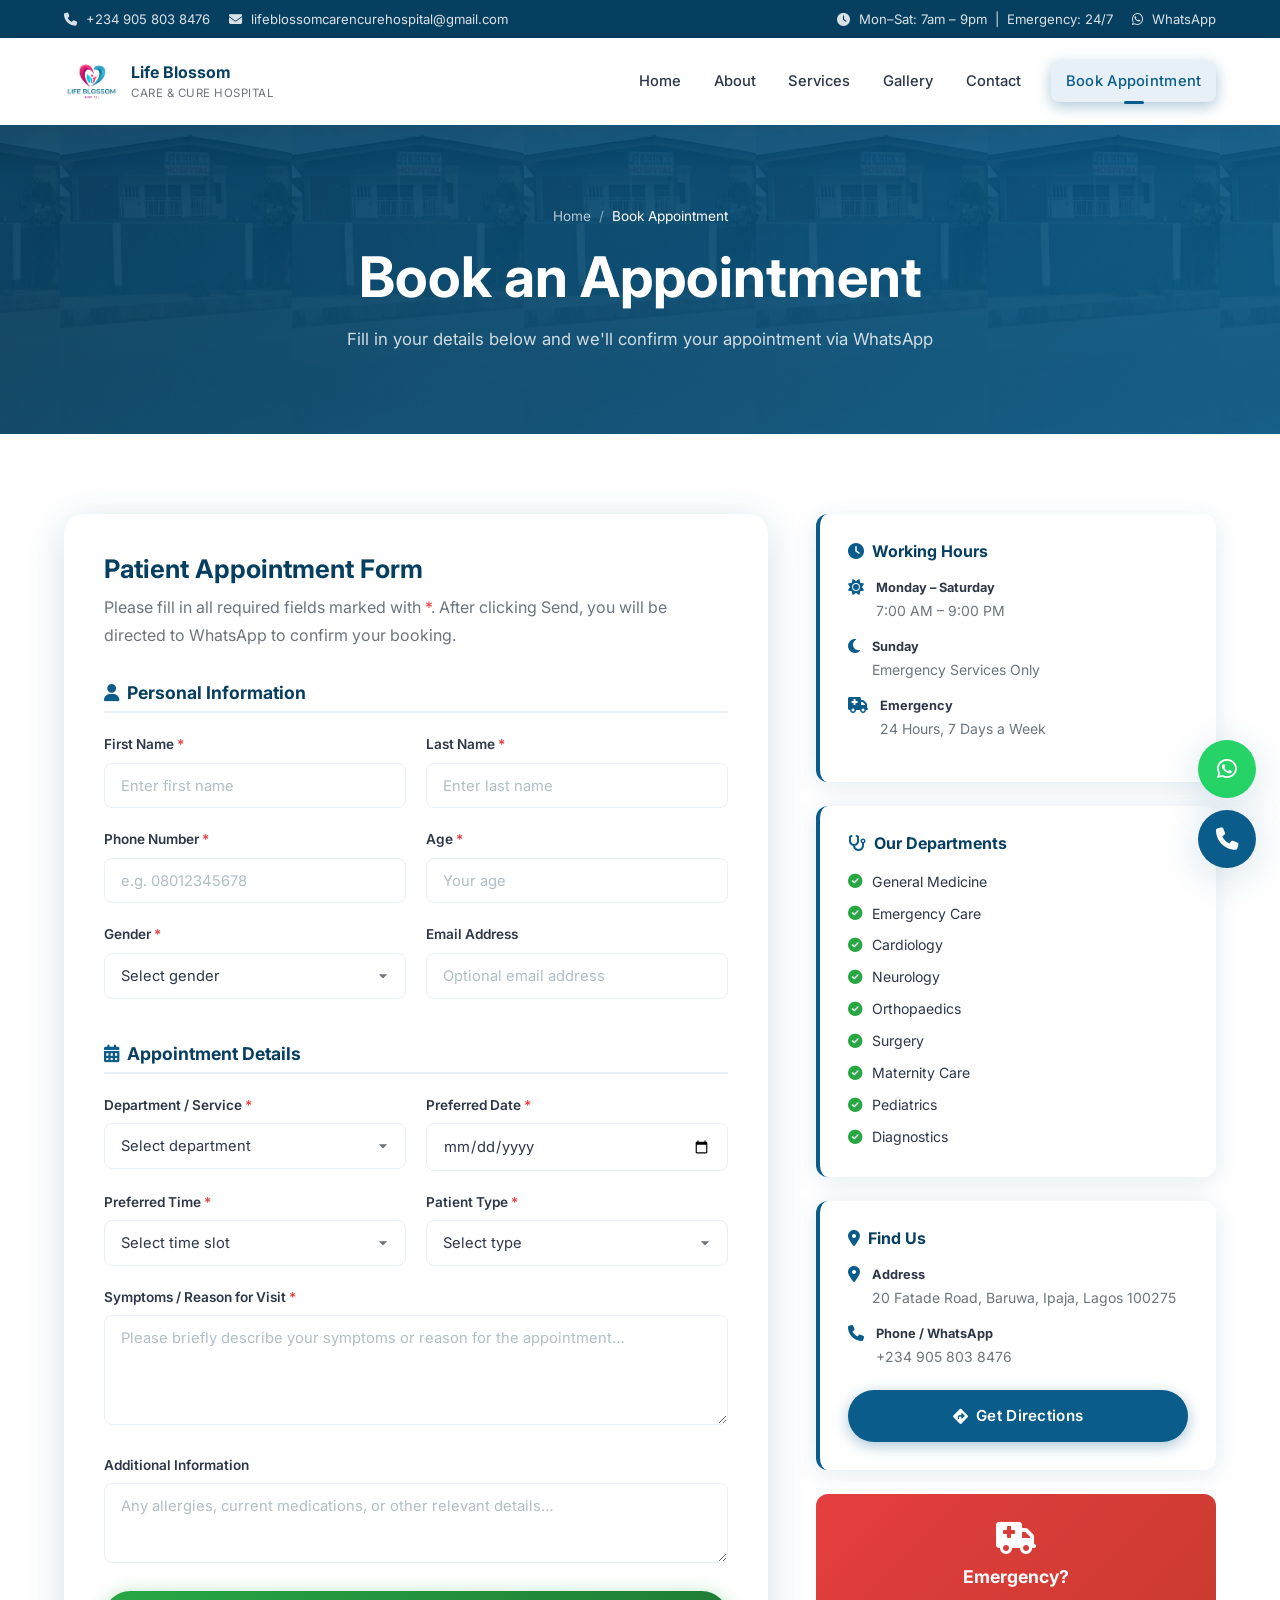
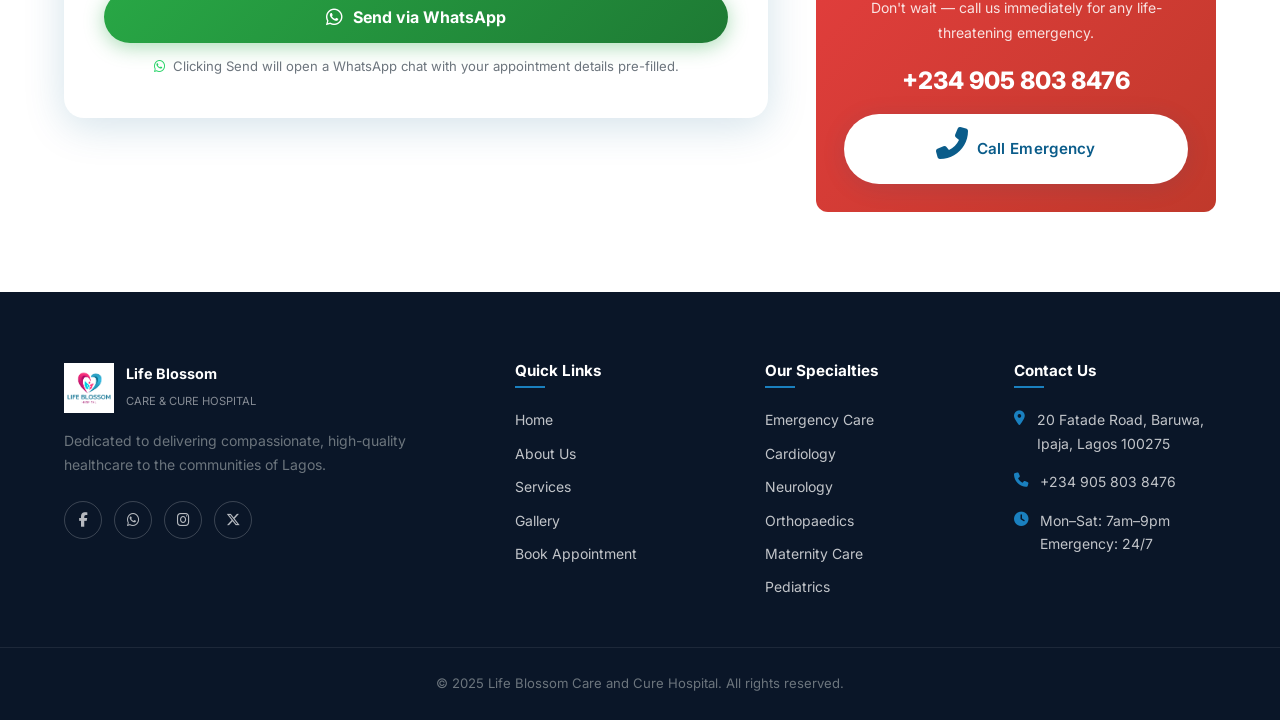
<file: appointment.html>
<!DOCTYPE html>
<html lang="en">
<head>
  <meta charset="UTF-8" />
  <meta name="viewport" content="width=device-width, initial-scale=1.0" />
  <title>Book Appointment | Life Blossom Care and Cure Hospital</title>
  <meta name="description" content="Book an appointment at Life Blossom Care and Cure Hospital. Fill the form and we will confirm via WhatsApp." />
  <link rel="icon" type="image/png" href="images/logo.png" />
  <link rel="stylesheet" href="css/style.css" />
  <link rel="stylesheet" href="https://cdnjs.cloudflare.com/ajax/libs/font-awesome/6.5.0/css/all.min.css" />
  <link rel="preconnect" href="https://fonts.googleapis.com" />
  <link href="https://fonts.googleapis.com/css2?family=Inter:wght@400;500;600;700;800&display=swap" rel="stylesheet" />
</head>
<body>

  <!-- Top Bar -->
  <div class="top-bar">
    <div class="container">
      <div class="top-bar-left">
        <a href="tel:+2349058038476"><i class="fas fa-phone"></i> +234 905 803 8476</a>
        <a href="mailto:lifeblossomcarencurehospital@gmail.com"><i class="fas fa-envelope"></i> lifeblossomcarencurehospital@gmail.com</a>
      </div>
      <div class="top-bar-right">
        <span><i class="fas fa-clock"></i> Mon–Sat: 7am – 9pm &nbsp;|&nbsp; Emergency: 24/7</span>
        <a href="https://wa.me/2349058038476" target="_blank" rel="noopener"><i class="fab fa-whatsapp"></i> WhatsApp</a>
      </div>
    </div>
  </div>

  <!-- Header -->
  <header id="mainHeader">
    <div class="container">
      <nav>
        <a href="index.html" class="logo">
          <img src="images/logo.png" alt="Life Blossom Hospital Logo" />
          <div class="logo-text">
            <strong>Life Blossom</strong>
            <span>Care &amp; Cure Hospital</span>
          </div>
        </a>
        <div class="nav-links" id="navLinks">
          <a href="index.html">Home</a>
          <a href="about.html">About</a>
          <a href="index.html#services">Services</a>
          <a href="gallery.html">Gallery</a>
          <a href="index.html#contact">Contact</a>
          <a href="appointment.html" class="btn btn-primary nav-cta active">Book Appointment</a>
        </div>
        <button class="hamburger" id="hamburger" aria-label="Toggle menu">
          <span></span><span></span><span></span>
        </button>
      </nav>
    </div>
  </header>

  <!-- Page Hero -->
  <section class="page-hero">
    <div class="page-hero-content">
      <div class="container">
        <div class="breadcrumb">
          <a href="index.html">Home</a>
          <span>/</span>
          <span style="color:white;">Book Appointment</span>
        </div>
        <h1>Book an Appointment</h1>
        <p>Fill in your details below and we'll confirm your appointment via WhatsApp</p>
      </div>
    </div>
  </section>

  <!-- Appointment Form -->
  <section class="appointment-page">
    <div class="container">
      <div class="appt-grid">
        <!-- Form -->
        <div class="appt-form-card animate-on-scroll">
          <h2>Patient Appointment Form</h2>
          <p>Please fill in all required fields marked with <span style="color:#e53e3e;">*</span>. After clicking Send, you will be directed to WhatsApp to confirm your booking.</p>

          <form id="appointmentForm" novalidate>
            <!-- Personal Info -->
            <h4 style="color:var(--primary-dark);margin-bottom:1.25rem;padding-bottom:.5rem;border-bottom:2px solid var(--light-gray);">
              <i class="fas fa-user" style="margin-right:.5rem;color:var(--primary);"></i>Personal Information
            </h4>
            <div class="form-row">
              <div class="form-group">
                <label for="firstName">First Name <span>*</span></label>
                <input type="text" id="firstName" name="firstName" class="form-control" placeholder="Enter first name" required />
              </div>
              <div class="form-group">
                <label for="lastName">Last Name <span>*</span></label>
                <input type="text" id="lastName" name="lastName" class="form-control" placeholder="Enter last name" required />
              </div>
            </div>
            <div class="form-row">
              <div class="form-group">
                <label for="phone">Phone Number <span>*</span></label>
                <input type="tel" id="phone" name="phone" class="form-control" placeholder="e.g. 08012345678" required />
              </div>
              <div class="form-group">
                <label for="age">Age <span>*</span></label>
                <input type="number" id="age" name="age" class="form-control" placeholder="Your age" min="0" max="130" required />
              </div>
            </div>
            <div class="form-row">
              <div class="form-group">
                <label for="gender">Gender <span>*</span></label>
                <select id="gender" name="gender" class="form-control" required>
                  <option value="">Select gender</option>
                  <option>Male</option>
                  <option>Female</option>
                  <option>Other</option>
                  <option>Prefer not to say</option>
                </select>
              </div>
              <div class="form-group">
                <label for="email">Email Address</label>
                <input type="email" id="email" name="email" class="form-control" placeholder="Optional email address" />
              </div>
            </div>

            <!-- Appointment Details -->
            <h4 style="color:var(--primary-dark);margin:1.5rem 0 1.25rem;padding-bottom:.5rem;border-bottom:2px solid var(--light-gray);">
              <i class="fas fa-calendar-alt" style="margin-right:.5rem;color:var(--primary);"></i>Appointment Details
            </h4>
            <div class="form-row">
              <div class="form-group">
                <label for="department">Department / Service <span>*</span></label>
                <select id="department" name="department" class="form-control" required>
                  <option value="">Select department</option>
                  <option>General Medicine</option>
                  <option>Emergency Care</option>
                  <option>Cardiology</option>
                  <option>Neurology</option>
                  <option>Orthopaedics</option>
                  <option>Surgery</option>
                  <option>Maternity Care</option>
                  <option>Pediatrics</option>
                  <option>Diagnostics / Laboratory</option>
                </select>
              </div>
              <div class="form-group">
                <label for="preferredDate">Preferred Date <span>*</span></label>
                <input type="date" id="preferredDate" name="preferredDate" class="form-control" required />
              </div>
            </div>
            <div class="form-row">
              <div class="form-group">
                <label for="preferredTime">Preferred Time <span>*</span></label>
                <select id="preferredTime" name="preferredTime" class="form-control" required>
                  <option value="">Select time slot</option>
                  <option>7:00 AM – 9:00 AM</option>
                  <option>9:00 AM – 11:00 AM</option>
                  <option>11:00 AM – 1:00 PM</option>
                  <option>1:00 PM – 3:00 PM</option>
                  <option>3:00 PM – 5:00 PM</option>
                  <option>5:00 PM – 7:00 PM</option>
                  <option>7:00 PM – 9:00 PM</option>
                </select>
              </div>
              <div class="form-group">
                <label for="patientType">Patient Type <span>*</span></label>
                <select id="patientType" name="patientType" class="form-control" required>
                  <option value="">Select type</option>
                  <option>New Patient</option>
                  <option>Returning Patient</option>
                </select>
              </div>
            </div>

            <!-- Symptoms / Additional Info -->
            <div class="form-group">
              <label for="symptoms">Symptoms / Reason for Visit <span>*</span></label>
              <textarea id="symptoms" name="symptoms" class="form-control" placeholder="Please briefly describe your symptoms or reason for the appointment…" required></textarea>
            </div>
            <div class="form-group">
              <label for="additionalInfo">Additional Information</label>
              <textarea id="additionalInfo" name="additionalInfo" class="form-control" placeholder="Any allergies, current medications, or other relevant details…" style="min-height:80px;"></textarea>
            </div>

            <!-- Submit -->
            <button type="submit" class="btn-submit">
              <i class="fab fa-whatsapp" style="font-size:1.2rem;"></i>
              Send via WhatsApp
            </button>
            <div class="whatsapp-note">
              <i class="fab fa-whatsapp"></i>
              <span>Clicking Send will open a WhatsApp chat with your appointment details pre-filled.</span>
            </div>
          </form>
        </div>

        <!-- Sidebar -->
        <div class="appt-sidebar animate-on-scroll">
          <div class="sidebar-card">
            <h4><i class="fas fa-clock" style="color:var(--primary);margin-right:.5rem;"></i>Working Hours</h4>
            <div class="sidebar-info-item">
              <i class="fas fa-sun"></i>
              <div>
                <strong>Monday – Saturday</strong>
                <span>7:00 AM – 9:00 PM</span>
              </div>
            </div>
            <div class="sidebar-info-item">
              <i class="fas fa-moon"></i>
              <div>
                <strong>Sunday</strong>
                <span>Emergency Services Only</span>
              </div>
            </div>
            <div class="sidebar-info-item">
              <i class="fas fa-ambulance"></i>
              <div>
                <strong>Emergency</strong>
                <span>24 Hours, 7 Days a Week</span>
              </div>
            </div>
          </div>

          <div class="sidebar-card">
            <h4><i class="fas fa-stethoscope" style="color:var(--primary);margin-right:.5rem;"></i>Our Departments</h4>
            <div style="display:flex;flex-direction:column;gap:.5rem;">
              <div style="display:flex;align-items:center;gap:.6rem;font-size:.88rem;color:var(--text);">
                <i class="fas fa-check-circle" style="color:var(--accent);font-size:.9rem;"></i> General Medicine
              </div>
              <div style="display:flex;align-items:center;gap:.6rem;font-size:.88rem;color:var(--text);">
                <i class="fas fa-check-circle" style="color:var(--accent);font-size:.9rem;"></i> Emergency Care
              </div>
              <div style="display:flex;align-items:center;gap:.6rem;font-size:.88rem;color:var(--text);">
                <i class="fas fa-check-circle" style="color:var(--accent);font-size:.9rem;"></i> Cardiology
              </div>
              <div style="display:flex;align-items:center;gap:.6rem;font-size:.88rem;color:var(--text);">
                <i class="fas fa-check-circle" style="color:var(--accent);font-size:.9rem;"></i> Neurology
              </div>
              <div style="display:flex;align-items:center;gap:.6rem;font-size:.88rem;color:var(--text);">
                <i class="fas fa-check-circle" style="color:var(--accent);font-size:.9rem;"></i> Orthopaedics
              </div>
              <div style="display:flex;align-items:center;gap:.6rem;font-size:.88rem;color:var(--text);">
                <i class="fas fa-check-circle" style="color:var(--accent);font-size:.9rem;"></i> Surgery
              </div>
              <div style="display:flex;align-items:center;gap:.6rem;font-size:.88rem;color:var(--text);">
                <i class="fas fa-check-circle" style="color:var(--accent);font-size:.9rem;"></i> Maternity Care
              </div>
              <div style="display:flex;align-items:center;gap:.6rem;font-size:.88rem;color:var(--text);">
                <i class="fas fa-check-circle" style="color:var(--accent);font-size:.9rem;"></i> Pediatrics
              </div>
              <div style="display:flex;align-items:center;gap:.6rem;font-size:.88rem;color:var(--text);">
                <i class="fas fa-check-circle" style="color:var(--accent);font-size:.9rem;"></i> Diagnostics
              </div>
            </div>
          </div>

          <div class="sidebar-card">
            <h4><i class="fas fa-map-marker-alt" style="color:var(--primary);margin-right:.5rem;"></i>Find Us</h4>
            <div class="sidebar-info-item">
              <i class="fas fa-location-dot"></i>
              <div>
                <strong>Address</strong>
                <span>20 Fatade Road, Baruwa, Ipaja, Lagos 100275</span>
              </div>
            </div>
            <div class="sidebar-info-item">
              <i class="fas fa-phone"></i>
              <div>
                <strong>Phone / WhatsApp</strong>
                <span>+234 905 803 8476</span>
              </div>
            </div>
            <a href="https://maps.google.com/?q=20+Fatade+Road+Baruwa+Ipaja+Lagos" target="_blank" rel="noopener" class="btn btn-primary" style="width:100%;justify-content:center;margin-top:.5rem;">
              <i class="fas fa-directions"></i> Get Directions
            </a>
          </div>

          <div class="emergency-card">
            <i class="fas fa-ambulance"></i>
            <h4>Emergency?</h4>
            <p>Don't wait — call us immediately for any life-threatening emergency.</p>
            <a href="tel:+2349058038476" class="emergency-phone">+234 905 803 8476</a>
            <a href="tel:+2349058038476" class="btn btn-white" style="width:100%;justify-content:center;">
              <i class="fas fa-phone-alt"></i> Call Emergency
            </a>
          </div>
        </div>
      </div>
    </div>
  </section>

  <!-- Footer -->
  <footer>
    <div class="container">
      <div class="footer-grid">
        <div class="footer-brand">
          <div class="footer-logo">
            <img src="images/logo.png" alt="Life Blossom Hospital Logo" />
            <div class="footer-logo-text">
              <strong>Life Blossom</strong>
              <span>Care &amp; Cure Hospital</span>
            </div>
          </div>
          <p>Dedicated to delivering compassionate, high-quality healthcare to the communities of Lagos.</p>
          <div class="social-links">
            <a href="#" class="social-link" aria-label="Facebook"><i class="fab fa-facebook-f"></i></a>
            <a href="https://wa.me/2349058038476" class="social-link" aria-label="WhatsApp"><i class="fab fa-whatsapp"></i></a>
            <a href="#" class="social-link" aria-label="Instagram"><i class="fab fa-instagram"></i></a>
            <a href="#" class="social-link" aria-label="Twitter"><i class="fab fa-x-twitter"></i></a>
          </div>
        </div>
        <div class="footer-col">
          <h5>Quick Links</h5>
          <div class="footer-links">
            <a href="index.html">Home</a>
            <a href="about.html">About Us</a>
            <a href="index.html#services">Services</a>
            <a href="gallery.html">Gallery</a>
            <a href="appointment.html">Book Appointment</a>
          </div>
        </div>
        <div class="footer-col">
          <h5>Our Specialties</h5>
          <div class="footer-links">
            <a href="#">Emergency Care</a>
            <a href="#">Cardiology</a>
            <a href="#">Neurology</a>
            <a href="#">Orthopaedics</a>
            <a href="#">Maternity Care</a>
            <a href="#">Pediatrics</a>
          </div>
        </div>
        <div class="footer-col">
          <h5>Contact Us</h5>
          <div class="footer-contact-item">
            <i class="fas fa-map-marker-alt"></i>
            <span>20 Fatade Road, Baruwa, Ipaja, Lagos 100275</span>
          </div>
          <div class="footer-contact-item">
            <i class="fas fa-phone"></i>
            <span>+234 905 803 8476</span>
          </div>
          <div class="footer-contact-item">
            <i class="fas fa-clock"></i>
            <span>Mon–Sat: 7am–9pm<br/>Emergency: 24/7</span>
          </div>
        </div>
      </div>
    </div>
    <div class="footer-bottom">
      <div class="container">
        <p>&copy; 2025 Life Blossom Care and Cure Hospital. All rights reserved.</p>
      </div>
    </div>
  </footer>

  <!-- Floating Action Buttons -->
  <div class="floating-actions">
    <a href="https://wa.me/2349058038476" class="floating-action fab-whatsapp" target="_blank" rel="noopener" aria-label="WhatsApp">
      <i class="fab fa-whatsapp"></i>
      <span class="fab-label">Chat on WhatsApp</span>
    </a>
    <a href="tel:+2349058038476" class="floating-action fab-call" aria-label="Call us">
      <i class="fas fa-phone"></i>
      <span class="fab-label">Call Us</span>
    </a>
  </div>

  <button class="scroll-top" id="scrollTop" aria-label="Scroll to top">
    <i class="fas fa-chevron-up"></i>
  </button>

  <script src="js/main.js"></script>
  <script>
    // Appointment form → WhatsApp
    document.getElementById('appointmentForm').addEventListener('submit', function(e) {
      e.preventDefault();

      const firstName    = document.getElementById('firstName').value.trim();
      const lastName     = document.getElementById('lastName').value.trim();
      const phone        = document.getElementById('phone').value.trim();
      const age          = document.getElementById('age').value.trim();
      const gender       = document.getElementById('gender').value;
      const email        = document.getElementById('email').value.trim();
      const department   = document.getElementById('department').value;
      const preferredDate= document.getElementById('preferredDate').value;
      const preferredTime= document.getElementById('preferredTime').value;
      const patientType  = document.getElementById('patientType').value;
      const symptoms     = document.getElementById('symptoms').value.trim();
      const additionalInfo = document.getElementById('additionalInfo').value.trim();

      // Validate required fields
      if (!firstName || !lastName || !phone || !age || !gender || !department || !preferredDate || !preferredTime || !patientType || !symptoms) {
        alert('Please fill in all required fields marked with *');
        return;
      }

      // Format date nicely
      const dateObj = new Date(preferredDate);
      const formattedDate = dateObj.toLocaleDateString('en-NG', { weekday: 'long', year: 'numeric', month: 'long', day: 'numeric' });

      // Build WhatsApp message
      let message = `*APPOINTMENT REQUEST*\n`;
      message += `*Life Blossom Care and Cure Hospital*\n`;
      message += `━━━━━━━━━━━━━━━━━━━━\n\n`;
      message += `*👤 Patient Details*\n`;
      message += `• Name: ${firstName} ${lastName}\n`;
      message += `• Phone: ${phone}\n`;
      message += `• Age: ${age} years\n`;
      message += `• Gender: ${gender}\n`;
      if (email) message += `• Email: ${email}\n`;
      message += `\n*📅 Appointment Details*\n`;
      message += `• Department: ${department}\n`;
      message += `• Preferred Date: ${formattedDate}\n`;
      message += `• Preferred Time: ${preferredTime}\n`;
      message += `• Patient Type: ${patientType}\n`;
      message += `\n*🩺 Reason for Visit*\n`;
      message += `${symptoms}\n`;
      if (additionalInfo) {
        message += `\n*ℹ️ Additional Info*\n`;
        message += `${additionalInfo}\n`;
      }
      message += `\n━━━━━━━━━━━━━━━━━━━━\n`;
      message += `_Please confirm my appointment. Thank you._`;

      const whatsappNumber = '2349058038476';
      const encodedMessage = encodeURIComponent(message);
      const whatsappURL = `https://wa.me/${whatsappNumber}?text=${encodedMessage}`;

      window.open(whatsappURL, '_blank');
    });
  </script>
</body>
</html>
</file>
<file: css/style.css>
/* ============================================================
   Life Blossom Care and Cure Hospital — Global Stylesheet
   ============================================================ */

/* ---------- CSS Variables ---------- */ 
:root {
  --primary: #0a5c8a;
  --primary-dark: #073f61;
  --primary-light: #1a80bf;
  --accent: #28a745;
  --accent-dark: #1e7a34;
  --white: #ffffff;
  --off-white: #f5f9fc;
  --light-gray: #e8f0f7;
  --mid-gray: #6c757d;
  --dark: #1a1a2e;
  --text: #2d3748;
  --shadow: 0 4px 24px rgba(10, 92, 138, 0.12);
  --shadow-lg: 0 8px 40px rgba(10, 92, 138, 0.18);
  --radius: 12px;
  --radius-lg: 20px;
  --transition: all 0.35s cubic-bezier(0.4, 0, 0.2, 1);
  --font: 'Inter', 'Segoe UI', sans-serif;
}

/* ---------- Reset ---------- */
*, *::before, *::after { box-sizing: border-box; margin: 0; padding: 0; }
html { scroll-behavior: smooth; font-size: 16px; }
body {
  font-family: var(--font);
  color: var(--text);
  background: var(--white);
  line-height: 1.7;
  overflow-x: hidden;
}
img { max-width: 100%; height: auto; display: block; }
a { text-decoration: none; color: inherit; }
ul { list-style: none; }
button { cursor: pointer; border: none; outline: none; }

/* ---------- Typography ---------- */
h1, h2, h3, h4, h5 { font-weight: 700; line-height: 1.2; color: var(--dark); }
h1 { font-size: clamp(2rem, 5vw, 3.5rem); }
h2 { font-size: clamp(1.6rem, 3.5vw, 2.4rem); }
h3 { font-size: clamp(1.2rem, 2.5vw, 1.6rem); }
h4 { font-size: 1.1rem; }
p { color: var(--mid-gray); line-height: 1.8; }

/* ---------- Utility ---------- */
.container { max-width: 1200px; margin: 0 auto; padding: 0 1.5rem; }
.section-padding { padding: 80px 0; }
.section-title { text-align: center; margin-bottom: 3rem; }
.section-title h2 { margin-bottom: 0.75rem; color: var(--primary-dark); }
.section-title p { max-width: 600px; margin: 0 auto; }
.section-title .underline {
  width: 60px; height: 4px;
  background: linear-gradient(90deg, var(--primary), var(--accent));
  border-radius: 2px;
  margin: 0.75rem auto 0;
}
.text-primary { color: var(--primary); }
.text-accent { color: var(--accent); }
.bg-light { background: var(--off-white); }
.bg-primary { background: var(--primary); }
.bg-dark { background: var(--primary-dark); }
.grid-2 { display: grid; grid-template-columns: 1fr 1fr; gap: 2rem; }
.grid-3 { display: grid; grid-template-columns: repeat(3, 1fr); gap: 2rem; }
.grid-4 { display: grid; grid-template-columns: repeat(4, 1fr); gap: 1.5rem; }
.flex-center { display: flex; align-items: center; justify-content: center; }
.flex-between { display: flex; align-items: center; justify-content: space-between; }

/* ---------- Buttons ---------- */
.btn {
  display: inline-flex;
  align-items: center;
  gap: 0.5rem;
  padding: 0.8rem 2rem;
  border-radius: 50px;
  font-weight: 600;
  font-size: 0.95rem;
  transition: var(--transition);
  letter-spacing: 0.3px;
}
.btn-primary {
  background: var(--primary);
  color: var(--white);
  box-shadow: 0 4px 15px rgba(10, 92, 138, 0.35);
}
.btn-primary:hover {
  background: var(--primary-dark);
  transform: translateY(-2px);
  box-shadow: 0 6px 20px rgba(10, 92, 138, 0.4);
}
.btn-accent {
  background: var(--accent);
  color: var(--white);
  box-shadow: 0 4px 15px rgba(40, 167, 69, 0.35);
}
.btn-accent:hover {
  background: var(--accent-dark);
  transform: translateY(-2px);
}
.btn-outline {
  border: 2px solid var(--white);
  color: var(--white);
  background: transparent;
}
.btn-outline:hover {
  background: var(--white);
  color: var(--primary);
  transform: translateY(-2px);
}
.btn-white {
  background: var(--white);
  color: var(--primary);
  box-shadow: var(--shadow);
}
.btn-white:hover {
  background: var(--off-white);
  transform: translateY(-2px);
}

/* ============================================================
   HEADER / NAVBAR
   ============================================================ */
.top-bar {
  background: var(--primary-dark);
  color: rgba(255,255,255,0.85);
  padding: 0.5rem 0;
  font-size: 0.82rem;
}
.top-bar .container { display: flex; justify-content: space-between; align-items: center; flex-wrap: wrap; gap: 0.5rem; }
.top-bar a { color: rgba(255,255,255,0.85); transition: color 0.2s; }
.top-bar a:hover { color: var(--white); }
.top-bar-left, .top-bar-right { display: flex; align-items: center; gap: 1.2rem; }
.top-bar i { margin-right: 0.3rem; }

header {
  background: var(--white);
  position: sticky;
  top: 0;
  z-index: 1000;
  box-shadow: 0 2px 20px rgba(0,0,0,0.08);
  transition: var(--transition);
}
header.scrolled { box-shadow: 0 4px 30px rgba(0,0,0,0.15); }

nav { display: flex; align-items: center; justify-content: space-between; padding: 1rem 0; }
.logo { display: flex; align-items: center; gap: 0.75rem; }
.logo img { height: 55px; width: auto; object-fit: contain; }
.logo-text { line-height: 1.2; }
.logo-text strong { display: block; font-size: 1rem; color: var(--primary-dark); }
.logo-text span { font-size: 0.72rem; color: var(--mid-gray); letter-spacing: 0.5px; text-transform: uppercase; }

.nav-links { display: flex; align-items: center; gap: 0.25rem; }
.nav-links a {
  padding: 0.5rem 0.9rem;
  border-radius: 8px;
  font-weight: 500;
  font-size: 0.92rem;
  color: var(--text);
  transition: var(--transition);
  position: relative;
}
.nav-links a:hover, .nav-links a.active {
  color: var(--primary);
  background: var(--light-gray);
}
.nav-links a.active::after {
  content: '';
  position: absolute;
  bottom: -2px;
  left: 50%;
  transform: translateX(-50%);
  width: 20px;
  height: 3px;
  background: var(--primary);
  border-radius: 2px;
}
.nav-cta { margin-left: 0.75rem; }
.hamburger { display: none; flex-direction: column; gap: 5px; cursor: pointer; padding: 4px; }
.hamburger span { display: block; width: 24px; height: 2px; background: var(--dark); border-radius: 2px; transition: var(--transition); }
.hamburger.open span:nth-child(1) { transform: translateY(7px) rotate(45deg); }
.hamburger.open span:nth-child(2) { opacity: 0; }
.hamburger.open span:nth-child(3) { transform: translateY(-7px) rotate(-45deg); }

/* Floating Action Buttons */
.floating-actions {
  position: fixed;
  bottom: 2rem;
  right: 1.5rem;
  z-index: 999;
  display: flex;
  flex-direction: column;
  align-items: flex-end;
  gap: 0.75rem;
}
.floating-action {
  width: 58px; height: 58px;
  border-radius: 50%;
  display: inline-flex;
  align-items: center;
  justify-content: center;
  font-size: 1.4rem;
  color: var(--white);
  box-shadow: var(--shadow-lg);
  transition: var(--transition);
  text-decoration: none;
  position: relative;
  flex-shrink: 0;
  overflow: visible;
}
.floating-action i {
  line-height: 1;
  display: flex;
  align-items: center;
  justify-content: center;
}
.floating-action:hover { transform: scale(1.1) translateY(-2px); }
.fab-whatsapp { background: #25D366; }
.fab-call { background: var(--primary); }
.fab-label {
  position: absolute;
  right: calc(100% + 10px);
  top: 50%;
  transform: translateY(-50%);
  background: var(--dark);
  color: white;
  padding: 0.3rem 0.8rem;
  border-radius: 20px;
  font-size: 0.75rem;
  white-space: nowrap;
  opacity: 0;
  pointer-events: none;
  transition: opacity 0.2s;
}
.floating-action:hover .fab-label { opacity: 1; }

/* ============================================================
   HERO SECTION
   ============================================================ */
.hero {
  position: relative;
  min-height: 90vh;
  display: flex;
  align-items: center;
  overflow: hidden;
  background: linear-gradient(135deg, var(--primary-dark) 0%, var(--primary) 60%, var(--primary-light) 100%);
}
.hero-bg {
  position: absolute;
  inset: 0;
  background-image: url('../images/front\ view.jpg');
  background-size: cover;
  background-position: center;
  opacity: 0.2;
  z-index: 0;
}
.hero-overlay {
  position: absolute;
  inset: 0;
  background: linear-gradient(135deg, rgba(7,63,97,0.92) 0%, rgba(10,92,138,0.75) 100%);
  z-index: 1;
}
.hero-content {
  position: relative;
  z-index: 2;
  color: var(--white);
  max-width: 680px;
}
.hero-badge {
  display: inline-flex;
  align-items: center;
  gap: 0.5rem;
  background: rgba(255,255,255,0.15);
  backdrop-filter: blur(10px);
  border: 1px solid rgba(255,255,255,0.3);
  color: var(--white);
  padding: 0.4rem 1rem;
  border-radius: 50px;
  font-size: 0.82rem;
  font-weight: 600;
  letter-spacing: 1px;
  text-transform: uppercase;
  margin-bottom: 1.5rem;
}
.hero-badge i { color: #ffc107; }
.hero h1 { color: var(--white); margin-bottom: 1.25rem; }
.hero h1 span { color: #7ecfff; }
.hero p { color: rgba(255,255,255,0.85); font-size: 1.1rem; margin-bottom: 2rem; max-width: 550px; }
.hero-btns { display: flex; gap: 1rem; flex-wrap: wrap; margin-bottom: 3rem; }
.hero-stats { display: flex; gap: 2.5rem; flex-wrap: wrap; }
.stat-item { text-align: center; }
.stat-item strong { display: block; font-size: 2rem; color: var(--white); font-weight: 800; }
.stat-item span { font-size: 0.82rem; color: rgba(255,255,255,0.75); text-transform: uppercase; letter-spacing: 0.5px; }

/* Hero decoration */
.hero-shape {
  position: absolute;
  right: 0; top: 0; bottom: 0;
  width: 45%;
  z-index: 1;
  display: flex;
  align-items: center;
  justify-content: center;
  overflow: hidden;
}
.hero-shape img {
  width: 100%;
  height: 100%;
  object-fit: contain;
  opacity: 0.35;
  filter: saturate(0.6);
}
.hero-shape::before {
  content: '';
  position: absolute;
  inset: 0;
  background: linear-gradient(90deg, var(--primary) 0%, transparent 50%);
  z-index: 1;
}

/* ============================================================
   QUICK INFO BAR
   ============================================================ */
.quick-info {
  background: var(--white);
  box-shadow: var(--shadow);
  position: relative;
  z-index: 10;
}
.quick-info .container {
  display: grid;
  grid-template-columns: repeat(4, 1fr);
  gap: 0;
}
.quick-item {
  display: flex;
  align-items: center;
  gap: 1rem;
  padding: 1.5rem;
  border-right: 1px solid var(--light-gray);
  transition: var(--transition);
}
.quick-item:last-child { border-right: none; }
.quick-item:hover { background: var(--off-white); }
.quick-icon {
  width: 50px; height: 50px;
  border-radius: 12px;
  background: var(--light-gray);
  display: flex;
  align-items: center;
  justify-content: center;
  font-size: 1.3rem;
  color: var(--primary);
  flex-shrink: 0;
}
.quick-text strong { display: block; font-size: 0.85rem; color: var(--primary-dark); font-weight: 700; }
.quick-text span { font-size: 0.8rem; color: var(--mid-gray); }

/* ============================================================
   ABOUT SNIPPET (HOME)
   ============================================================ */
.about-home { padding: 100px 0; }
.about-home .container { display: grid; grid-template-columns: 1fr 1fr; gap: 4rem; align-items: center; }
.about-img-stack { position: relative; }
.about-img-main {
  border-radius: var(--radius-lg);
  overflow: hidden;
  box-shadow: var(--shadow-lg);
}
.about-img-main img { width: 100%; height: 420px; object-fit: cover; }
.about-img-badge {
  position: absolute;
  bottom: -1.5rem;
  right: -1.5rem;
  background: var(--white);
  border-radius: var(--radius);
  padding: 1.25rem 1.5rem;
  box-shadow: var(--shadow-lg);
  text-align: center;
  min-width: 130px;
}
.about-img-badge strong { display: block; font-size: 2.2rem; color: var(--primary); font-weight: 800; line-height: 1; }
.about-img-badge span { font-size: 0.75rem; color: var(--mid-gray); }
.about-content h2 { margin-bottom: 1rem; }
.about-content .lead { font-size: 1.05rem; color: var(--text); font-weight: 500; margin-bottom: 1rem; }
.about-content p { margin-bottom: 1.5rem; }
.about-features { display: grid; grid-template-columns: 1fr 1fr; gap: 0.75rem; margin: 1.5rem 0 2rem; }
.feature-item { display: flex; align-items: center; gap: 0.6rem; font-size: 0.9rem; font-weight: 500; color: var(--text); }
.feature-item i { color: var(--accent); font-size: 1rem; }

/* ============================================================
   SPECIALTIES
   ============================================================ */
.specialties { padding: 100px 0; background: var(--off-white); }
.specialty-card {
  background: var(--white);
  border-radius: var(--radius-lg);
  padding: 2.5rem 2rem;
  text-align: center;
  box-shadow: var(--shadow);
  transition: var(--transition);
  position: relative;
  overflow: hidden;
}
.specialty-card::before {
  content: '';
  position: absolute;
  top: 0; left: 0; right: 0;
  height: 4px;
  background: linear-gradient(90deg, var(--primary), var(--accent));
}
.specialty-card:hover {
  transform: translateY(-8px);
  box-shadow: var(--shadow-lg);
}
.specialty-icon {
  width: 80px; height: 80px;
  border-radius: 50%;
  background: linear-gradient(135deg, var(--primary), var(--primary-light));
  display: flex;
  align-items: center;
  justify-content: center;
  margin: 0 auto 1.5rem;
  font-size: 2rem;
  color: var(--white);
  transition: var(--transition);
}
.specialty-card:hover .specialty-icon { transform: scale(1.1) rotate(-5deg); }
.specialty-card h3 { margin-bottom: 0.75rem; font-size: 1.25rem; color: var(--primary-dark); }
.specialty-card p { font-size: 0.9rem; }

/* ============================================================
   SERVICES
   ============================================================ */
.services { padding: 100px 0; }
.services-grid { display: grid; grid-template-columns: repeat(3, 1fr); gap: 2rem; }
.service-card {
  background: var(--white);
  border-radius: var(--radius);
  overflow: hidden;
  box-shadow: var(--shadow);
  transition: var(--transition);
  border: 1px solid var(--light-gray);
}
.service-card:hover { transform: translateY(-6px); box-shadow: var(--shadow-lg); border-color: var(--primary-light); }
.service-img { height: 200px; overflow: hidden; }
.service-img img { width: 100%; height: 100%; object-fit: cover; transition: transform 0.5s ease; }
.service-card:hover .service-img img { transform: scale(1.06); }
.service-body { padding: 1.5rem; }
.service-body h3 { margin-bottom: 0.5rem; font-size: 1.1rem; color: var(--primary-dark); }
.service-body p { font-size: 0.88rem; margin-bottom: 1rem; }
.service-link {
  display: inline-flex;
  align-items: center;
  gap: 0.4rem;
  color: var(--primary);
  font-weight: 600;
  font-size: 0.88rem;
  transition: gap 0.2s;
}
.service-link:hover { gap: 0.7rem; }

/* ============================================================
   GALLERY / HERO IMAGES
   ============================================================ */
.gallery-home { padding: 100px 0; background: var(--off-white); }
.gallery-grid {
  display: grid;
  grid-template-columns: repeat(4, 1fr);
  grid-template-rows: 220px 220px;
  gap: 1rem;
}
.gallery-item {
  border-radius: var(--radius);
  overflow: hidden;
  position: relative;
  cursor: pointer;
}
.gallery-item.large { grid-column: span 2; grid-row: span 2; }
.gallery-item img { width: 100%; height: 100%; object-fit: contain; transition: transform 0.5s ease; }
.gallery-item:hover img { transform: scale(1.08); }
.gallery-overlay {
  position: absolute;
  inset: 0;
  background: linear-gradient(to top, rgba(10,92,138,0.7) 0%, transparent 60%);
  opacity: 0;
  transition: opacity 0.3s;
  display: flex;
  align-items: flex-end;
  padding: 1rem;
}
.gallery-item:hover .gallery-overlay { opacity: 1; }
.gallery-overlay span { color: white; font-weight: 600; font-size: 0.9rem; }

/* ============================================================
   WHY CHOOSE US
   ============================================================ */
.why-us {
  padding: 100px 0;
  background: linear-gradient(135deg, var(--primary-dark) 0%, var(--primary) 100%);
  color: var(--white);
  position: relative;
  overflow: hidden;
}
.why-us::before {
  content: '';
  position: absolute;
  top: -50%;
  right: -10%;
  width: 600px;
  height: 600px;
  border-radius: 50%;
  background: rgba(255,255,255,0.04);
}
.why-us .section-title h2 { color: var(--white); }
.why-us .section-title p { color: rgba(255,255,255,0.75); }
.why-grid { display: grid; grid-template-columns: repeat(3, 1fr); gap: 2rem; }
.why-card {
  background: rgba(255,255,255,0.1);
  backdrop-filter: blur(10px);
  border: 1px solid rgba(255,255,255,0.2);
  border-radius: var(--radius-lg);
  padding: 2rem;
  text-align: center;
  transition: var(--transition);
}
.why-card:hover { background: rgba(255,255,255,0.18); transform: translateY(-6px); }
.why-card i { font-size: 2.5rem; color: #7ecfff; margin-bottom: 1rem; display: block; }
.why-card h4 { color: var(--white); margin-bottom: 0.5rem; font-size: 1rem; }
.why-card p { color: rgba(255,255,255,0.75); font-size: 0.88rem; }

/* ============================================================
   APPOINTMENT CTA
   ============================================================ */
.appointment-cta {
  padding: 80px 0;
  background: var(--off-white);
}
.cta-box {
  background: linear-gradient(135deg, var(--primary), var(--primary-light));
  border-radius: var(--radius-lg);
  padding: 3.5rem 4rem;
  display: grid;
  grid-template-columns: 1fr auto;
  gap: 2rem;
  align-items: center;
  color: var(--white);
  position: relative;
  overflow: hidden;
}
.cta-box::after {
  content: '';
  position: absolute;
  right: -40px;
  bottom: -40px;
  width: 200px;
  height: 200px;
  border-radius: 50%;
  background: rgba(255,255,255,0.08);
}
.cta-box h2 { color: var(--white); margin-bottom: 0.5rem; font-size: 1.8rem; }
.cta-box p { color: rgba(255,255,255,0.85); margin: 0; }
.cta-btns { display: flex; gap: 1rem; flex-wrap: wrap; position: relative; z-index: 1; }

/* ============================================================
   FOOTER
   ============================================================ */
footer {
  background: #0a1628;
  color: rgba(255,255,255,0.75);
  padding: 70px 0 0;
}
.footer-grid { display: grid; grid-template-columns: 2fr 1fr 1fr 1fr; gap: 3rem; margin-bottom: 3rem; }
.footer-brand { }
.footer-logo { display: flex; align-items: center; gap: 0.75rem; margin-bottom: 1rem; }
.footer-logo img { height: 50px; }
.footer-logo-text strong { display: block; font-size: 0.9rem; color: var(--white); }
.footer-logo-text span { font-size: 0.7rem; color: rgba(255,255,255,0.5); text-transform: uppercase; }
.footer-brand p { font-size: 0.875rem; line-height: 1.7; margin-bottom: 1.5rem; }
.social-links { display: flex; gap: 0.75rem; }
.social-link {
  width: 38px; height: 38px;
  border-radius: 50%;
  border: 1px solid rgba(255,255,255,0.2);
  display: flex;
  align-items: center;
  justify-content: center;
  color: rgba(255,255,255,0.7);
  font-size: 0.9rem;
  transition: var(--transition);
}
.social-link:hover { background: var(--primary); border-color: var(--primary); color: var(--white); }
.footer-col h5 { color: var(--white); font-size: 0.95rem; margin-bottom: 1.25rem; position: relative; }
.footer-col h5::after {
  content: '';
  display: block;
  width: 30px;
  height: 2px;
  background: var(--primary-light);
  margin-top: 0.4rem;
}
.footer-links { display: flex; flex-direction: column; gap: 0.6rem; }
.footer-links a { font-size: 0.875rem; transition: color 0.2s, padding-left 0.2s; }
.footer-links a:hover { color: var(--white); padding-left: 4px; }
.footer-contact-item { display: flex; gap: 0.75rem; margin-bottom: 0.9rem; font-size: 0.875rem; }
.footer-contact-item i { color: var(--primary-light); font-size: 0.9rem; margin-top: 3px; flex-shrink: 0; }
.footer-bottom {
  border-top: 1px solid rgba(255,255,255,0.08);
  padding: 1.5rem 0;
  text-align: center;
  font-size: 0.82rem;
  color: rgba(255,255,255,0.4);
}
.footer-bottom a { color: rgba(255,255,255,0.6); }
.footer-bottom a:hover { color: var(--white); }

/* ============================================================
   ABOUT PAGE
   ============================================================ */
.page-hero {
  background: linear-gradient(135deg, var(--primary-dark), var(--primary));
  padding: 80px 0;
  color: var(--white);
  text-align: center;
  position: relative;
  overflow: hidden;
}
.page-hero::before {
  content: '';
  position: absolute;
  inset: 0;
  background: url('../images/front\ view.jpg') center/contain;
  opacity: 0.08;
}
.page-hero-content { position: relative; z-index: 1; }
.page-hero h1 { color: var(--white); margin-bottom: 0.75rem; }
.page-hero p { color: rgba(255,255,255,0.8); font-size: 1.05rem; max-width: 600px; margin: 0 auto; }
.breadcrumb { display: flex; align-items: center; gap: 0.5rem; justify-content: center; margin-bottom: 1rem; font-size: 0.85rem; }
.breadcrumb a { color: rgba(255,255,255,0.7); }
.breadcrumb a:hover { color: white; }
.breadcrumb span { color: rgba(255,255,255,0.5); }

.mission-vision { padding: 100px 0; }
.mv-card {
  background: var(--off-white);
  border-radius: var(--radius-lg);
  padding: 2.5rem;
  height: 100%;
}
.mv-card .icon { font-size: 2.5rem; color: var(--primary); margin-bottom: 1rem; }
.mv-card h3 { color: var(--primary-dark); margin-bottom: 0.75rem; }

.md-section { padding: 100px 0; background: var(--off-white); }
.md-grid { display: grid; grid-template-columns: 400px 1fr; gap: 4rem; align-items: center; }
.md-img {
  border-radius: var(--radius-lg);
  overflow: hidden;
  box-shadow: var(--shadow-lg);
  position: relative;
}
.md-img img { width: 100%; height: 500px; object-fit: contain; }
.md-badge {
  position: absolute;
  bottom: 1.5rem;
  left: 50%;
  transform: translateX(-50%);
  background: var(--white);
  border-radius: var(--radius);
  padding: 1rem 1.5rem;
  text-align: center;
  box-shadow: var(--shadow);
  white-space: nowrap;
}
.md-badge strong { display: block; color: var(--primary-dark); font-size: 0.95rem; }
.md-badge span { font-size: 0.8rem; color: var(--mid-gray); }
.md-content h2 { margin-bottom: 0.5rem; }
.md-content .title { color: var(--primary); font-weight: 600; font-size: 1rem; margin-bottom: 1.5rem; }
.md-content p { margin-bottom: 1.25rem; }
.md-quote {
  background: var(--light-gray);
  border-left: 4px solid var(--primary);
  border-radius: 0 var(--radius) var(--radius) 0;
  padding: 1.25rem 1.5rem;
  font-style: italic;
  font-size: 1.05rem;
  color: var(--primary-dark);
  margin: 1.5rem 0;
}

/* ============================================================
   GALLERY PAGE
   ============================================================ */
.gallery-full { padding: 80px 0; }
.gallery-masonry {
  display: grid;
  grid-template-columns: repeat(3, 1fr);
  gap: 1.25rem;
}
.gallery-full-item {
  border-radius: var(--radius);
  overflow: hidden;
  position: relative;
  cursor: pointer;
  box-shadow: var(--shadow);
}
.gallery-full-item img { width: 100%; height: 250px; object-fit: cover; transition: transform 0.5s ease; display: block; }
.gallery-full-item:nth-child(3n+1) img { height: 300px; }
.gallery-full-item:hover img { transform: scale(1.06); }
.gallery-full-overlay {
  position: absolute;
  inset: 0;
  background: linear-gradient(to top, rgba(10,92,138,0.8) 0%, transparent 60%);
  opacity: 0;
  transition: opacity 0.3s;
  display: flex;
  align-items: flex-end;
  justify-content: space-between;
  padding: 1.25rem;
}
.gallery-full-item:hover .gallery-full-overlay { opacity: 1; }
.gallery-full-overlay span { color: white; font-weight: 600; font-size: 0.9rem; }
.gallery-full-overlay i { color: white; font-size: 1.5rem; }

.video-section { padding: 80px 0; background: var(--off-white); }
.video-placeholder {
  border-radius: var(--radius-lg);
  overflow: hidden;
  background: linear-gradient(135deg, var(--primary-dark), var(--primary));
  aspect-ratio: 16/9;
  display: flex;
  flex-direction: column;
  align-items: center;
  justify-content: center;
  color: var(--white);
  text-align: center;
  gap: 1.25rem;
  position: relative;
  border: 3px dashed rgba(255,255,255,0.3);
  min-height: 400px;
}
.video-placeholder i { font-size: 4rem; opacity: 0.7; }
.video-placeholder h3 { color: var(--white); font-size: 1.5rem; }
.video-placeholder p { color: rgba(255,255,255,0.7); max-width: 400px; }

/* ============================================================
   APPOINTMENT PAGE
   ============================================================ */
.appointment-page { padding: 80px 0; }
.appt-grid { display: grid; grid-template-columns: 1fr 400px; gap: 3rem; align-items: start; }
.appt-form-card {
  background: var(--white);
  border-radius: var(--radius-lg);
  padding: 2.5rem;
  box-shadow: var(--shadow-lg);
}
.appt-form-card h2 { color: var(--primary-dark); margin-bottom: 0.5rem; font-size: 1.6rem; }
.appt-form-card > p { margin-bottom: 2rem; }
.form-row { display: grid; grid-template-columns: 1fr 1fr; gap: 1.25rem; }
.form-group { margin-bottom: 1.25rem; }
.form-group label {
  display: block;
  font-size: 0.85rem;
  font-weight: 600;
  color: var(--text);
  margin-bottom: 0.4rem;
}
.form-group label span { color: #e53e3e; }
.form-control {
  width: 100%;
  padding: 0.8rem 1rem;
  border: 1.5px solid var(--light-gray);
  border-radius: 8px;
  font-size: 0.92rem;
  font-family: var(--font);
  color: var(--text);
  background: var(--white);
  transition: var(--transition);
  outline: none;
  appearance: none;
  -webkit-appearance: none;
}
.form-control:focus { border-color: var(--primary); box-shadow: 0 0 0 3px rgba(10,92,138,0.12); }
.form-control::placeholder { color: #b0bec5; }
select.form-control { background-image: url("data:image/svg+xml,%3Csvg xmlns='http://www.w3.org/2000/svg' viewBox='0 0 24 24'%3E%3Cpath fill='%236c757d' d='M7 10l5 5 5-5z'/%3E%3C/svg%3E"); background-repeat: no-repeat; background-position: right 0.75rem center; background-size: 20px; padding-right: 2.5rem; }
textarea.form-control { resize: vertical; min-height: 110px; }
.btn-submit {
  width: 100%;
  padding: 1rem;
  border-radius: 50px;
  background: linear-gradient(135deg, var(--accent), var(--accent-dark));
  color: var(--white);
  font-size: 1rem;
  font-weight: 700;
  font-family: var(--font);
  display: flex;
  align-items: center;
  justify-content: center;
  gap: 0.6rem;
  box-shadow: 0 4px 20px rgba(40,167,69,0.4);
  transition: var(--transition);
}
.btn-submit:hover { transform: translateY(-2px); box-shadow: 0 6px 25px rgba(40,167,69,0.5); }
.whatsapp-note {
  display: flex;
  align-items: center;
  gap: 0.5rem;
  font-size: 0.82rem;
  color: var(--mid-gray);
  margin-top: 0.75rem;
  justify-content: center;
}
.whatsapp-note i { color: #25D366; }

.appt-sidebar { display: flex; flex-direction: column; gap: 1.5rem; }
.sidebar-card {
  background: var(--white);
  border-radius: var(--radius);
  padding: 1.75rem;
  box-shadow: var(--shadow);
  border-left: 4px solid var(--primary);
}
.sidebar-card h4 { color: var(--primary-dark); margin-bottom: 1rem; font-size: 1rem; }
.sidebar-info-item { display: flex; gap: 0.75rem; margin-bottom: 0.85rem; font-size: 0.875rem; }
.sidebar-info-item i { color: var(--primary); font-size: 1rem; flex-shrink: 0; margin-top: 2px; }
.sidebar-info-item strong { display: block; color: var(--text); font-size: 0.8rem; }
.sidebar-info-item span { color: var(--mid-gray); }
.emergency-card {
  background: linear-gradient(135deg, #e53e3e, #c0392b);
  border-radius: var(--radius);
  padding: 1.75rem;
  color: var(--white);
  text-align: center;
}
.emergency-card i { font-size: 2rem; margin-bottom: 0.75rem; display: block; }
.emergency-card h4 { color: var(--white); margin-bottom: 0.5rem; }
.emergency-card p { color: rgba(255,255,255,0.85); font-size: 0.875rem; margin-bottom: 1rem; }
.emergency-phone {
  font-size: 1.5rem;
  font-weight: 800;
  color: var(--white);
  display: block;
  margin-bottom: 0.75rem;
}

/* ============================================================
   MAP SECTION
   ============================================================ */
.map-section { padding: 80px 0; }
.map-wrapper { border-radius: var(--radius-lg); overflow: hidden; box-shadow: var(--shadow-lg); }
.map-wrapper iframe { display: block; width: 100%; height: 420px; border: none; }

/* ============================================================
   LIGHTBOX
   ============================================================ */
.lightbox {
  display: none;
  position: fixed;
  inset: 0;
  background: rgba(0,0,0,0.92);
  z-index: 9999;
  align-items: center;
  justify-content: center;
}
.lightbox.open { display: flex; }
.lightbox img { max-width: 90vw; max-height: 85vh; border-radius: var(--radius); object-fit: contain; }
.lightbox-close {
  position: absolute;
  top: 1rem;
  right: 1.5rem;
  color: white;
  font-size: 2rem;
  cursor: pointer;
  background: rgba(255,255,255,0.15);
  border: none;
  border-radius: 50%;
  width: 44px;
  height: 44px;
  display: flex;
  align-items: center;
  justify-content: center;
  transition: var(--transition);
}
.lightbox-close:hover { background: rgba(255,255,255,0.3); }
.lightbox-nav {
  position: absolute;
  top: 50%;
  transform: translateY(-50%);
  background: rgba(255,255,255,0.15);
  border: none;
  color: white;
  font-size: 1.5rem;
  width: 50px;
  height: 50px;
  border-radius: 50%;
  cursor: pointer;
  display: flex;
  align-items: center;
  justify-content: center;
  transition: var(--transition);
}
.lightbox-nav:hover { background: rgba(255,255,255,0.3); }
.lightbox-prev { left: 1rem; }
.lightbox-next { right: 1rem; }

/* ============================================================
   TESTIMONIALS
   ============================================================ */
.testimonials { padding: 100px 0; background: var(--off-white); }
.testimonial-grid { display: grid; grid-template-columns: repeat(3, 1fr); gap: 2rem; }
.testimonial-card {
  background: var(--white);
  border-radius: var(--radius-lg);
  padding: 2rem;
  box-shadow: var(--shadow);
  position: relative;
}
.testimonial-card::before {
  content: '\201C';
  position: absolute;
  top: 1rem;
  right: 1.5rem;
  font-size: 5rem;
  color: var(--light-gray);
  font-family: Georgia, serif;
  line-height: 1;
}
.stars { color: #ffc107; font-size: 0.85rem; margin-bottom: 0.75rem; }
.testimonial-card p { font-size: 0.9rem; color: var(--text); font-style: italic; margin-bottom: 1.25rem; position: relative; z-index: 1; }
.testimonial-author { display: flex; align-items: center; gap: 0.75rem; }
.author-avatar {
  width: 44px; height: 44px;
  border-radius: 50%;
  background: linear-gradient(135deg, var(--primary), var(--primary-light));
  display: flex;
  align-items: center;
  justify-content: center;
  color: white;
  font-weight: 700;
  font-size: 0.95rem;
  flex-shrink: 0;
}
.author-info strong { display: block; font-size: 0.9rem; color: var(--dark); }
.author-info span { font-size: 0.78rem; color: var(--mid-gray); }

/* ============================================================
   SCROLL TO TOP
   ============================================================ */
.scroll-top {
  position: fixed;
  bottom: 6rem;
  right: 1.5rem;
  width: 44px;
  height: 44px;
  border-radius: 50%;
  background: var(--white);
  box-shadow: var(--shadow);
  display: flex;
  align-items: center;
  justify-content: center;
  color: var(--primary);
  font-size: 1.1rem;
  cursor: pointer;
  z-index: 998;
  opacity: 0;
  transform: translateY(10px);
  transition: var(--transition);
  border: none;
}
.scroll-top.visible { opacity: 1; transform: translateY(0); }
.scroll-top:hover { background: var(--primary); color: white; }

/* ============================================================
   ANIMATIONS
   ============================================================ */
@keyframes fadeUp {
  from { opacity: 0; transform: translateY(30px); }
  to { opacity: 1; transform: translateY(0); }
}
@keyframes pulse {
  0%, 100% { transform: scale(1); }
  50% { transform: scale(1.05); }
}
.fade-up { animation: fadeUp 0.7s ease forwards; }
.animate-on-scroll { opacity: 0; transform: translateY(30px); transition: opacity 0.6s ease, transform 0.6s ease; }
.animate-on-scroll.visible { opacity: 1; transform: translateY(0); }

/* ============================================================
   RESPONSIVE
   ============================================================ */
@media (max-width: 1100px) {
  .footer-grid { grid-template-columns: 1fr 1fr; }
  .gallery-grid { grid-template-columns: repeat(3, 1fr); }
  .gallery-grid .gallery-item.large { grid-column: span 2; grid-row: span 1; }
  .md-grid { grid-template-columns: 1fr 1fr; }
}
@media (max-width: 900px) {
  .quick-info .container { grid-template-columns: 1fr 1fr; }
  .about-home .container { grid-template-columns: 1fr; }
  .about-img-stack { max-width: 500px; margin: 0 auto; }
  .services-grid { grid-template-columns: 1fr 1fr; }
  .why-grid { grid-template-columns: 1fr 1fr; }
  .testimonial-grid { grid-template-columns: 1fr 1fr; }
  .appt-grid { grid-template-columns: 1fr; }
  .appt-sidebar { order: -1; }
  .md-grid { grid-template-columns: 1fr; }
  .md-img { max-width: 400px; margin: 0 auto; }
  .gallery-masonry { grid-template-columns: 1fr 1fr; }
  .cta-box { grid-template-columns: 1fr; padding: 2.5rem; }
  .footer-grid { gap: 2rem; }
}
@media (max-width: 768px) {
  .top-bar { display: none; }
  .nav-links {
    position: fixed;
    top: 73px;
    left: 0;
    right: 0;
    background: var(--white);
    flex-direction: column;
    padding: 1.5rem;
    box-shadow: var(--shadow-lg);
    gap: 0.25rem;
    transform: translateY(-120%);
    transition: transform 0.35s ease;
    z-index: 999;
  }
  .nav-links.open { transform: translateY(0); }
  .nav-links a { width: 100%; padding: 0.75rem 1rem; }
  .nav-cta { width: 100%; text-align: center; }
  .hamburger { display: flex; }
  .hero { min-height: 80vh; }
  .hero-shape { display: none; }
  .hero-stats { gap: 1.5rem; }
  .quick-info .container { grid-template-columns: 1fr; }
  .quick-item { border-right: none; border-bottom: 1px solid var(--light-gray); }
  .grid-2 { grid-template-columns: 1fr; }
  .grid-3 { grid-template-columns: 1fr; }
  .grid-4 { grid-template-columns: 1fr 1fr; }
  .services-grid { grid-template-columns: 1fr; }
  .why-grid { grid-template-columns: 1fr; }
  .testimonial-grid { grid-template-columns: 1fr; }
  .gallery-grid { grid-template-columns: 1fr 1fr; grid-template-rows: auto; }
  .gallery-item.large { grid-column: span 2; grid-row: span 1; }
  .gallery-masonry { grid-template-columns: 1fr; }
  .footer-grid { grid-template-columns: 1fr 1fr; }
  .form-row { grid-template-columns: 1fr; }
  .section-padding { padding: 60px 0; }
  .about-features { grid-template-columns: 1fr; }
}
@media (max-width: 480px) {
  .footer-grid { grid-template-columns: 1fr; }
  .grid-4 { grid-template-columns: 1fr; }
  .hero-btns { flex-direction: column; }
  .hero-btns .btn { width: 100%; justify-content: center; }
}
</file>
